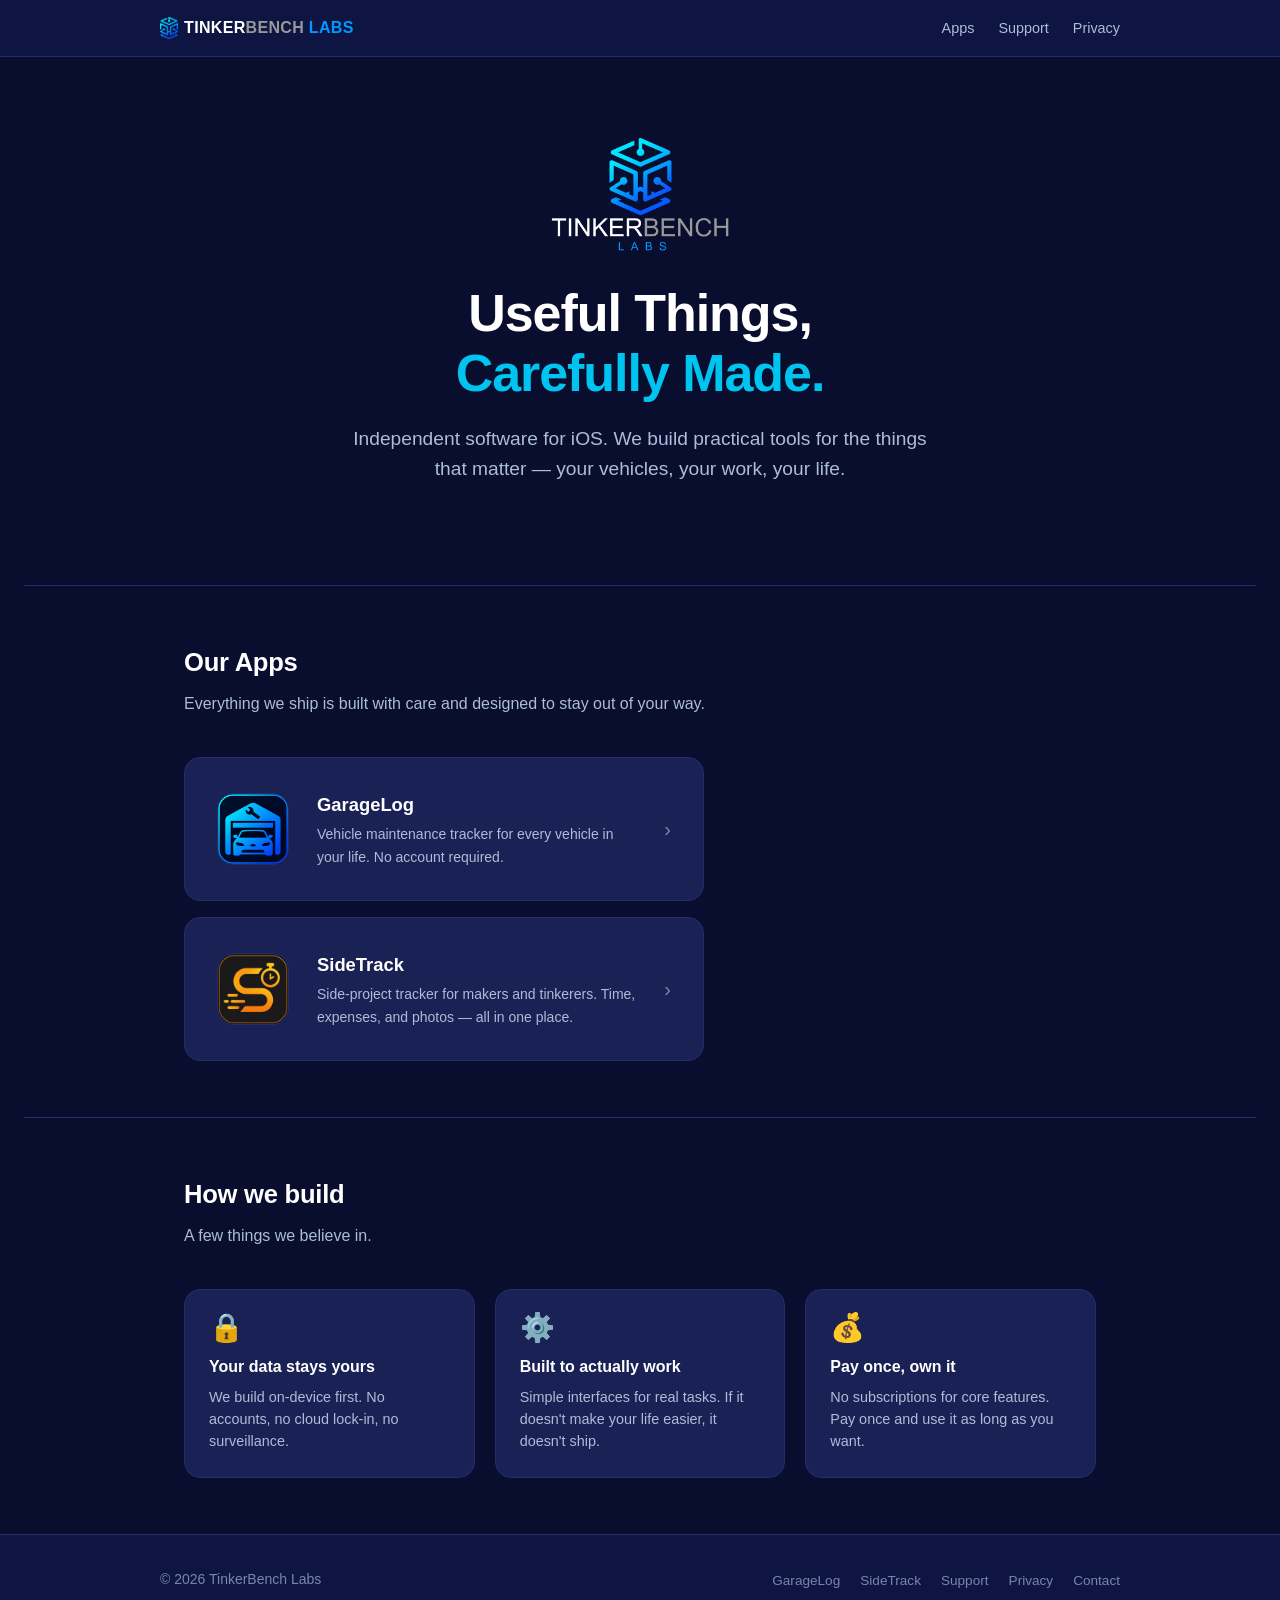
<file: index.html>
<!DOCTYPE html>
<html lang="en">
<head>
  <meta charset="UTF-8" />
  <meta name="viewport" content="width=device-width, initial-scale=1.0" />
  <title>TinkerBench Labs</title>
  <meta name="description" content="TinkerBench Labs — Useful Things, Carefully Made. Independent software for iOS." />
  <link rel="icon" type="image/x-icon" href="/favicon.ico" />
  <link rel="apple-touch-icon" href="/apple-touch-icon.png" />
  <link rel="stylesheet" href="assets/css/style.css" />
</head>
<body>

  <!-- Navigation -->
  <nav class="site-nav">
    <div class="nav-inner">
      <a href="index.html" class="nav-brand"><img src="assets/images/tb-icon.png" class="nav-brand-icon" alt="" /><span class="brand-tinker">TINKER</span><span class="brand-bench">BENCH</span> <span class="brand-labs">LABS</span></a>
      <ul class="nav-links">
        <li><a href="/">Apps</a></li>
        <li><a href="/support/">Support</a></li>
        <li><a href="/privacy/">Privacy</a></li>
      </ul>
    </div>
  </nav>

  <main class="page">

    <!-- Hero -->
    <div class="hero">
      <img src="assets/images/tb-logo.png" class="hero-tb-logo" alt="TinkerBench Labs" />
      <h1>Useful Things,<br /><span>Carefully Made.</span></h1>
      <p class="hero-sub">
        Independent software for iOS. We build practical tools for the
        things that matter — your vehicles, your work, your life.
      </p>
    </div>

    <hr class="divider" />

    <!-- Apps section -->
    <div class="section">
      <h2 class="section-title">Our Apps</h2>
      <p class="section-sub">Everything we ship is built with care and designed to stay out of your way.</p>

      <a href="garagelog/" class="app-card">
        <div class="app-card-icon"><img src="assets/images/app-icon.png" alt="GarageLog" /></div>
        <div class="app-card-info">
          <h3>GarageLog</h3>
          <p>Vehicle maintenance tracker for every vehicle in your life. No account required.</p>
        </div>
        <span class="app-card-arrow">›</span>
      </a>

      <a href="sidetrack/" class="app-card" style="margin-top: 1rem;">
        <div class="app-card-icon"><img src="assets/images/sidetrack-icon.png" alt="SideTrack" /></div>
        <div class="app-card-info">
          <h3>SideTrack</h3>
          <p>Side-project tracker for makers and tinkerers. Time, expenses, and photos — all in one place.</p>
        </div>
        <span class="app-card-arrow">›</span>
      </a>
    </div>

    <hr class="divider" />

    <!-- Values section -->
    <div class="section">
      <h2 class="section-title">How we build</h2>
      <p class="section-sub">A few things we believe in.</p>

      <div class="card-grid">
        <div class="card">
          <div class="card-icon">🔒</div>
          <h3>Your data stays yours</h3>
          <p>We build on-device first. No accounts, no cloud lock-in, no surveillance.</p>
        </div>
        <div class="card">
          <div class="card-icon">⚙️</div>
          <h3>Built to actually work</h3>
          <p>Simple interfaces for real tasks. If it doesn't make your life easier, it doesn't ship.</p>
        </div>
        <div class="card">
          <div class="card-icon">💰</div>
          <h3>Pay once, own it</h3>
          <p>No subscriptions for core features. Pay once and use it as long as you want.</p>
        </div>
      </div>
    </div>

  </main>

  <!-- Footer -->
  <footer class="site-footer">
    <div class="footer-inner">
      <span class="footer-brand">&copy; 2026 TinkerBench Labs</span>
      <ul class="footer-links">
        <li><a href="/garagelog/">GarageLog</a></li>
        <li><a href="/sidetrack/">SideTrack</a></li>
        <li><a href="/support/">Support</a></li>
        <li><a href="/privacy/">Privacy</a></li>
        <li><a href="mailto:support@tinkerbenchlabs.com">Contact</a></li>
      </ul>
    </div>
  </footer>

</body>
</html>
</file>
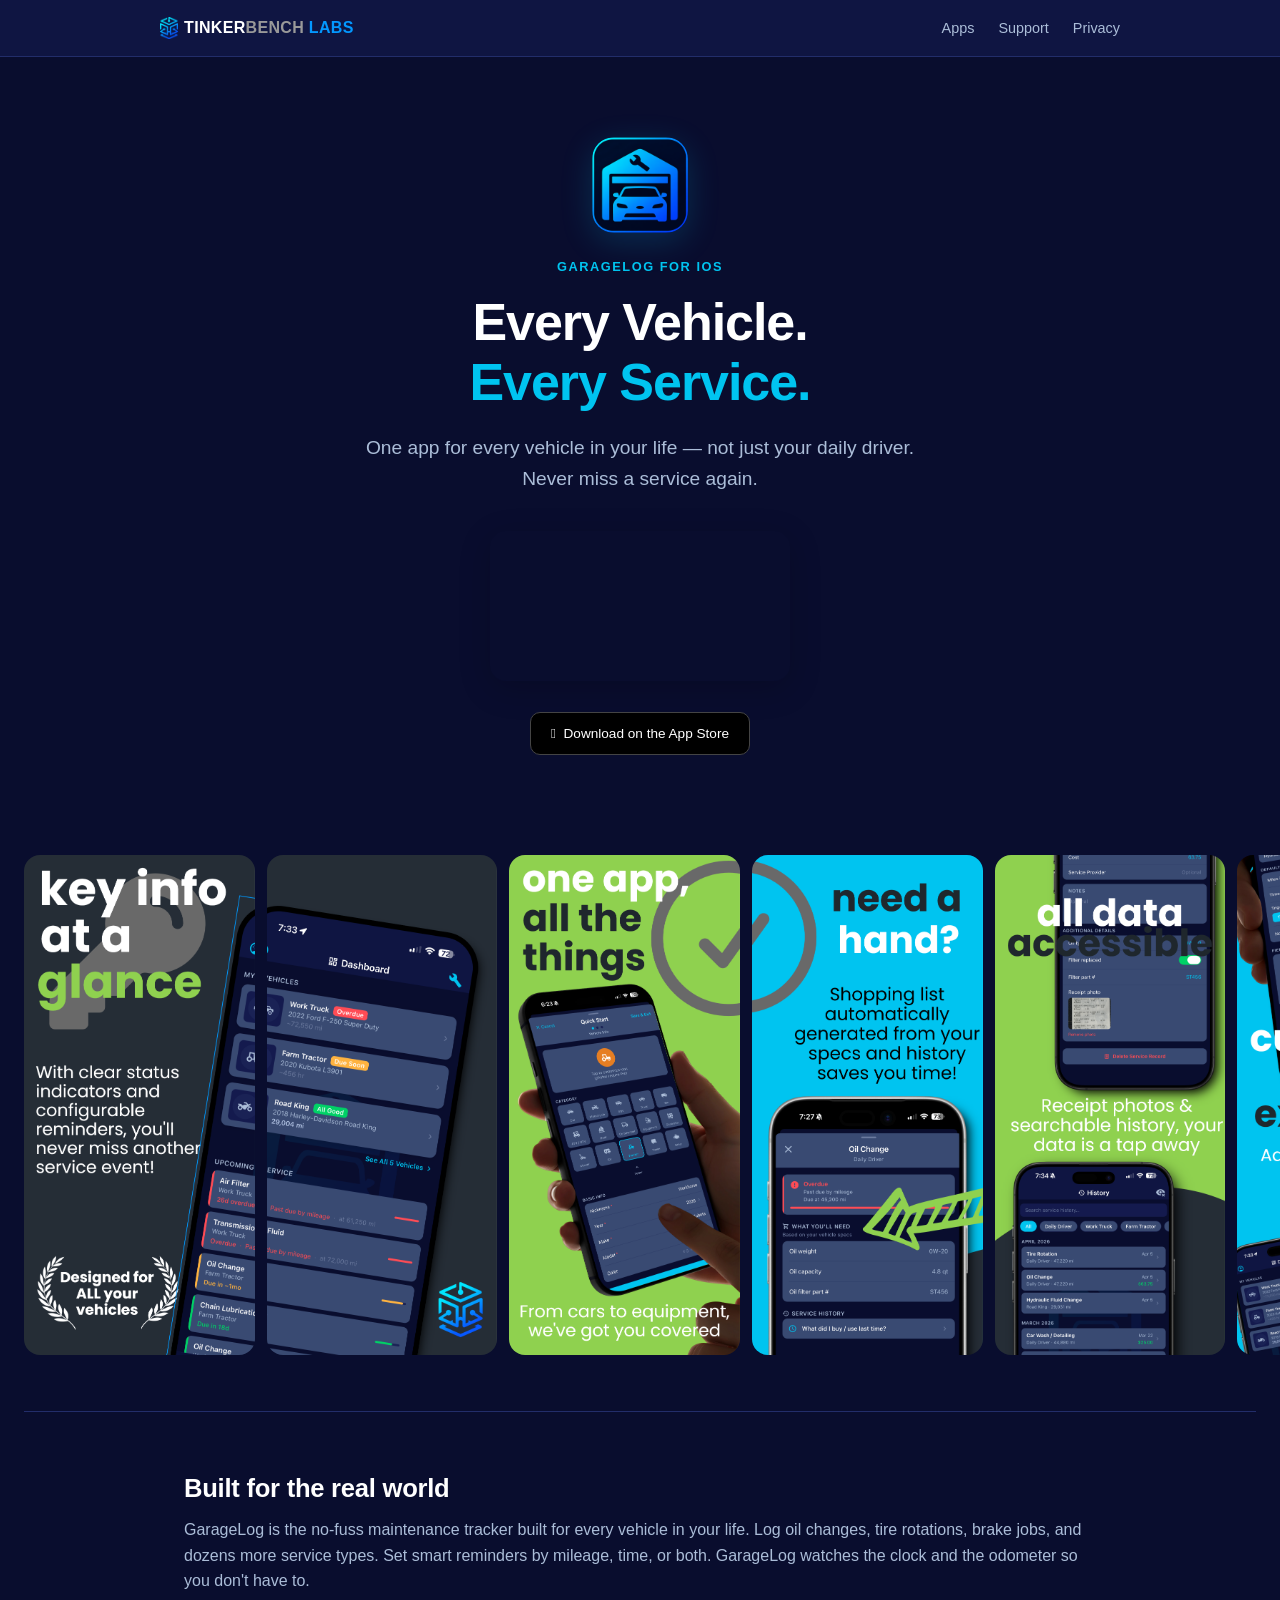
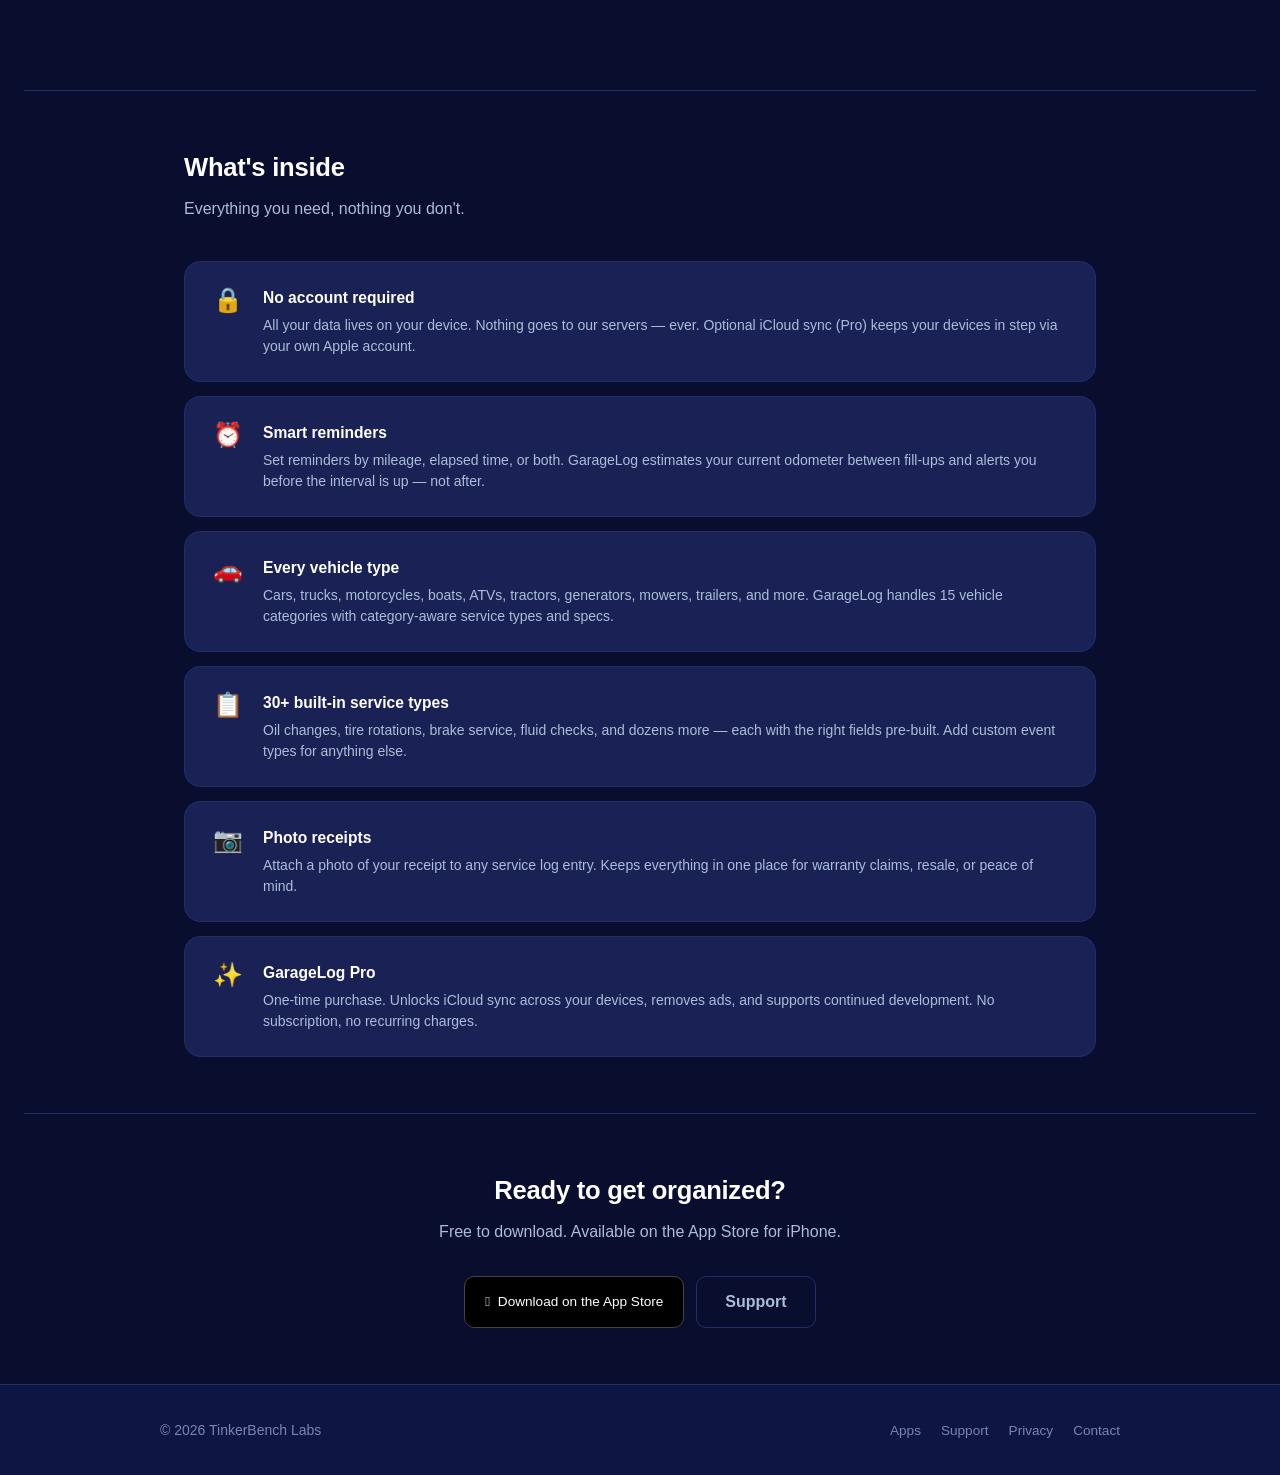
<file: garagelog/index.html>
<!DOCTYPE html>
<html lang="en">
<head>
  <meta charset="UTF-8" />
  <meta name="viewport" content="width=device-width, initial-scale=1.0" />
  <title>GarageLog — All Your Vehicles</title>
  <meta name="description" content="GarageLog is the no-fuss maintenance tracker built for every vehicle in your life. Log service events, set smart reminders, and never miss a service again." />
  <link rel="icon" type="image/x-icon" href="/favicon.ico" />
  <link rel="apple-touch-icon" href="/apple-touch-icon.png" />
  <link rel="stylesheet" href="../assets/css/style.css" />
</head>
<body>

  <!-- Navigation -->
  <nav class="site-nav">
    <div class="nav-inner">
      <a href="../index.html" class="nav-brand"><img src="../assets/images/tb-icon.png" class="nav-brand-icon" alt="" /><span class="brand-tinker">TINKER</span><span class="brand-bench">BENCH</span> <span class="brand-labs">LABS</span></a>
      <ul class="nav-links">
        <li><a href="/">Apps</a></li>
        <li><a href="/support/garagelog/">Support</a></li>
        <li><a href="/privacy/garagelog/">Privacy</a></li>
      </ul>
    </div>
  </nav>

  <main class="page">

    <!-- Hero -->
    <div class="hero">
      <img src="../assets/images/app-icon.png" class="hero-app-icon" alt="GarageLog" />
      <p class="hero-eyebrow">GarageLog for iOS</p>
      <h1>Every Vehicle.<br /><span>Every Service.</span></h1>
      <p class="hero-sub">
        One app for every vehicle in your life — not just your daily driver.
        Never miss a service again.
      </p>
      <a href="https://apps.apple.com/us/app/garagelog-all-your-vehicles/id6761268792" style="display:inline-block; margin-bottom:1.5rem;">
        <video
          src="../assets/videos/garagelog-preview.mp4"
          autoplay muted loop playsinline
          style="max-height:320px; border-radius:1rem; box-shadow:0 8px 32px rgba(0,0,0,0.18); display:block;"
        ></video>
      </a>
      <div class="btn-group">
        <a href="https://apps.apple.com/us/app/garagelog-all-your-vehicles/id6761268792" class="appstore-badge">
          &#xf8ff;&nbsp; Download on the App Store
        </a>
      </div>
    </div>

    <!-- Screenshots -->
    <div class="screenshots-strip-wrapper">
      <div class="screenshots-strip">
        <img src="../assets/images/screenshots/screenshot-1.png" alt="Key info at a glance — GarageLog dashboard" />
        <img src="../assets/images/screenshots/screenshot-2.png" alt="GarageLog dashboard with vehicle status badges" />
        <img src="../assets/images/screenshots/screenshot-3.png" alt="One app for all your vehicles — add a vehicle" />
        <img src="../assets/images/screenshots/screenshot-4.png" alt="Need a hand? Auto-generated shopping list from your specs" />
        <img src="../assets/images/screenshots/screenshot-5.png" alt="All data accessible — receipt photos and service history" />
        <img src="../assets/images/screenshots/screenshot-6.png" alt="Customize your experience — event types and themes" />
      </div>
    </div>

    <hr class="divider" />

    <!-- Description -->
    <div class="section">
      <h2 class="section-title">Built for the real world</h2>
      <p class="section-sub">
        GarageLog is the no-fuss maintenance tracker built for every vehicle in
        your life. Log oil changes, tire rotations, brake jobs, and dozens more
        service types. Set smart reminders by mileage, time, or both. GarageLog
        watches the clock and the odometer so you don't have to.
      </p>
    </div>

    <hr class="divider" />

    <!-- Features -->
    <div class="section">
      <h2 class="section-title">What's inside</h2>
      <p class="section-sub">Everything you need, nothing you don't.</p>

      <div class="feature-list">
        <div class="feature-card">
          <div class="feature-icon">🔒</div>
          <div class="feature-text">
            <h3>No account required</h3>
            <p>All your data lives on your device. Nothing goes to our servers — ever. Optional iCloud sync (Pro) keeps your devices in step via your own Apple account.</p>
          </div>
        </div>

        <div class="feature-card">
          <div class="feature-icon">⏰</div>
          <div class="feature-text">
            <h3>Smart reminders</h3>
            <p>Set reminders by mileage, elapsed time, or both. GarageLog estimates your current odometer between fill-ups and alerts you before the interval is up — not after.</p>
          </div>
        </div>

        <div class="feature-card">
          <div class="feature-icon">🚗</div>
          <div class="feature-text">
            <h3>Every vehicle type</h3>
            <p>Cars, trucks, motorcycles, boats, ATVs, tractors, generators, mowers, trailers, and more. GarageLog handles 15 vehicle categories with category-aware service types and specs.</p>
          </div>
        </div>

        <div class="feature-card">
          <div class="feature-icon">📋</div>
          <div class="feature-text">
            <h3>30+ built-in service types</h3>
            <p>Oil changes, tire rotations, brake service, fluid checks, and dozens more — each with the right fields pre-built. Add custom event types for anything else.</p>
          </div>
        </div>

        <div class="feature-card">
          <div class="feature-icon">📷</div>
          <div class="feature-text">
            <h3>Photo receipts</h3>
            <p>Attach a photo of your receipt to any service log entry. Keeps everything in one place for warranty claims, resale, or peace of mind.</p>
          </div>
        </div>

        <div class="feature-card">
          <div class="feature-icon">✨</div>
          <div class="feature-text">
            <h3>GarageLog Pro</h3>
            <p>One-time purchase. Unlocks iCloud sync across your devices, removes ads, and supports continued development. No subscription, no recurring charges.</p>
          </div>
        </div>
      </div>
    </div>

    <hr class="divider" />

    <!-- CTA -->
    <div class="section" style="text-align:center;">
      <h2 class="section-title">Ready to get organized?</h2>
      <p class="section-sub" style="margin: 0 auto 2rem;">Free to download. Available on the App Store for iPhone.</p>
      <div class="btn-group">
        <a href="https://apps.apple.com/us/app/garagelog-all-your-vehicles/id6761268792" class="appstore-badge">
          &#xf8ff;&nbsp; Download on the App Store
        </a>
        <a href="/support/garagelog/" class="btn btn-outline">Support</a>
      </div>
    </div>

  </main>

  <!-- Footer -->
  <footer class="site-footer">
    <div class="footer-inner">
      <span class="footer-brand">&copy; 2026 TinkerBench Labs</span>
      <ul class="footer-links">
        <li><a href="/">Apps</a></li>
        <li><a href="/support/garagelog/">Support</a></li>
        <li><a href="/privacy/garagelog/">Privacy</a></li>
        <li><a href="mailto:support@tinkerbenchlabs.com">Contact</a></li>
      </ul>
    </div>
  </footer>

</body>
</html>
</file>
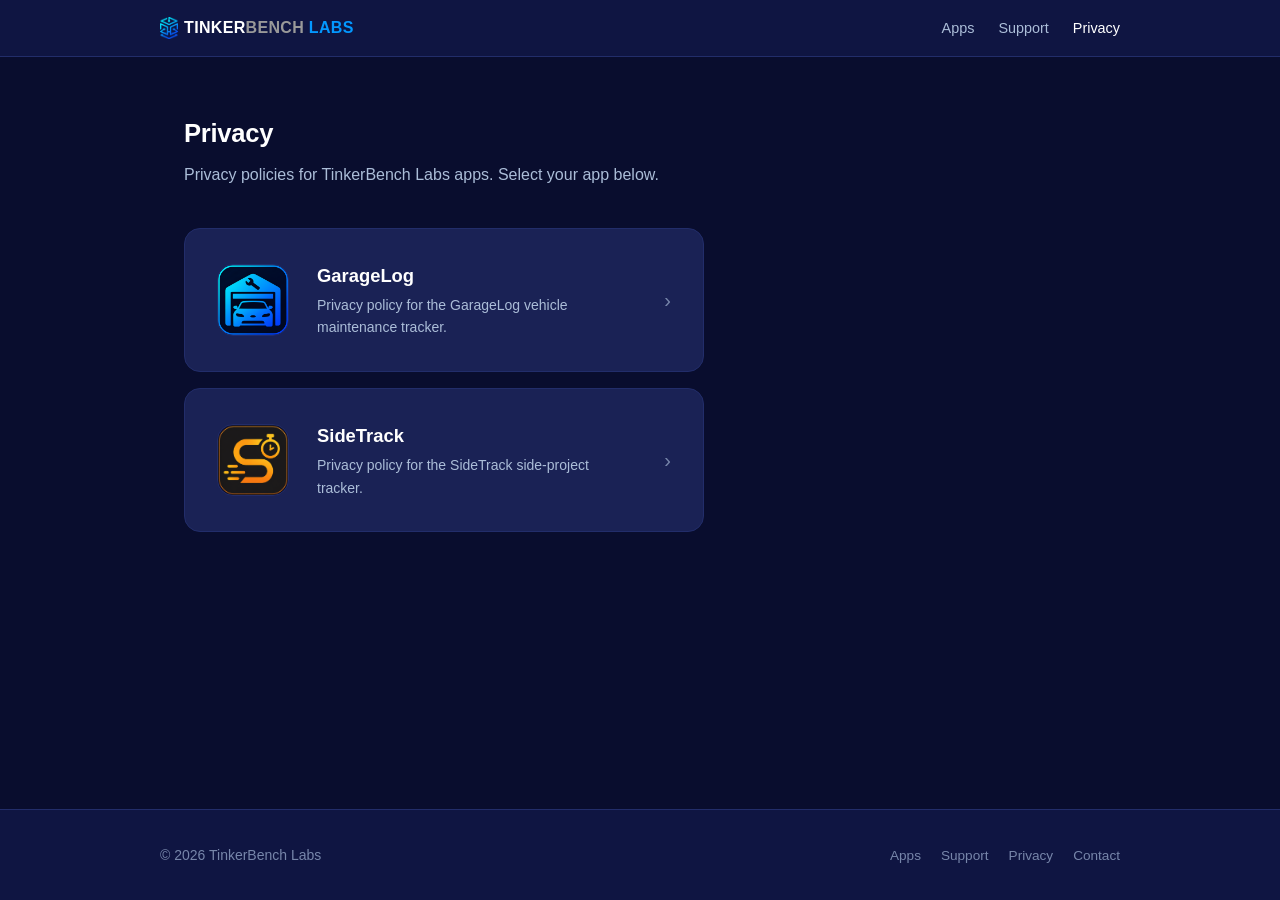
<file: privacy/index.html>
<!DOCTYPE html>
<html lang="en">
<head>
  <meta charset="UTF-8" />
  <meta name="viewport" content="width=device-width, initial-scale=1.0" />
  <title>Privacy — TinkerBench Labs</title>
  <meta name="description" content="Privacy policies for TinkerBench Labs apps." />
  <link rel="icon" type="image/x-icon" href="/favicon.ico" />
  <link rel="apple-touch-icon" href="/apple-touch-icon.png" />
  <link rel="stylesheet" href="../assets/css/style.css" />
</head>
<body>

  <!-- Navigation -->
  <nav class="site-nav">
    <div class="nav-inner">
      <a href="../index.html" class="nav-brand"><img src="../assets/images/tb-icon.png" class="nav-brand-icon" alt="" /><span class="brand-tinker">TINKER</span><span class="brand-bench">BENCH</span> <span class="brand-labs">LABS</span></a>
      <ul class="nav-links">
        <li><a href="/">Apps</a></li>
        <li><a href="/support/">Support</a></li>
        <li><a href="/privacy/" class="active">Privacy</a></li>
      </ul>
    </div>
  </nav>

  <main class="page">
    <div class="section">
      <h1 class="section-title">Privacy</h1>
      <p class="section-sub">Privacy policies for TinkerBench Labs apps. Select your app below.</p>

      <a href="/privacy/garagelog/" class="app-card">
        <div class="app-card-icon"><img src="../assets/images/app-icon.png" alt="GarageLog" /></div>
        <div class="app-card-info">
          <h3>GarageLog</h3>
          <p>Privacy policy for the GarageLog vehicle maintenance tracker.</p>
        </div>
        <span class="app-card-arrow">›</span>
      </a>

      <a href="/privacy/sidetrack/" class="app-card" style="margin-top: 1rem;">
        <div class="app-card-icon"><img src="../assets/images/sidetrack-icon.png" alt="SideTrack" /></div>
        <div class="app-card-info">
          <h3>SideTrack</h3>
          <p>Privacy policy for the SideTrack side-project tracker.</p>
        </div>
        <span class="app-card-arrow">›</span>
      </a>
    </div>
  </main>

  <!-- Footer -->
  <footer class="site-footer">
    <div class="footer-inner">
      <span class="footer-brand">&copy; 2026 TinkerBench Labs</span>
      <ul class="footer-links">
        <li><a href="/">Apps</a></li>
        <li><a href="/support/">Support</a></li>
        <li><a href="/privacy/">Privacy</a></li>
        <li><a href="mailto:support@tinkerbenchlabs.com">Contact</a></li>
      </ul>
    </div>
  </footer>

</body>
</html>
</file>
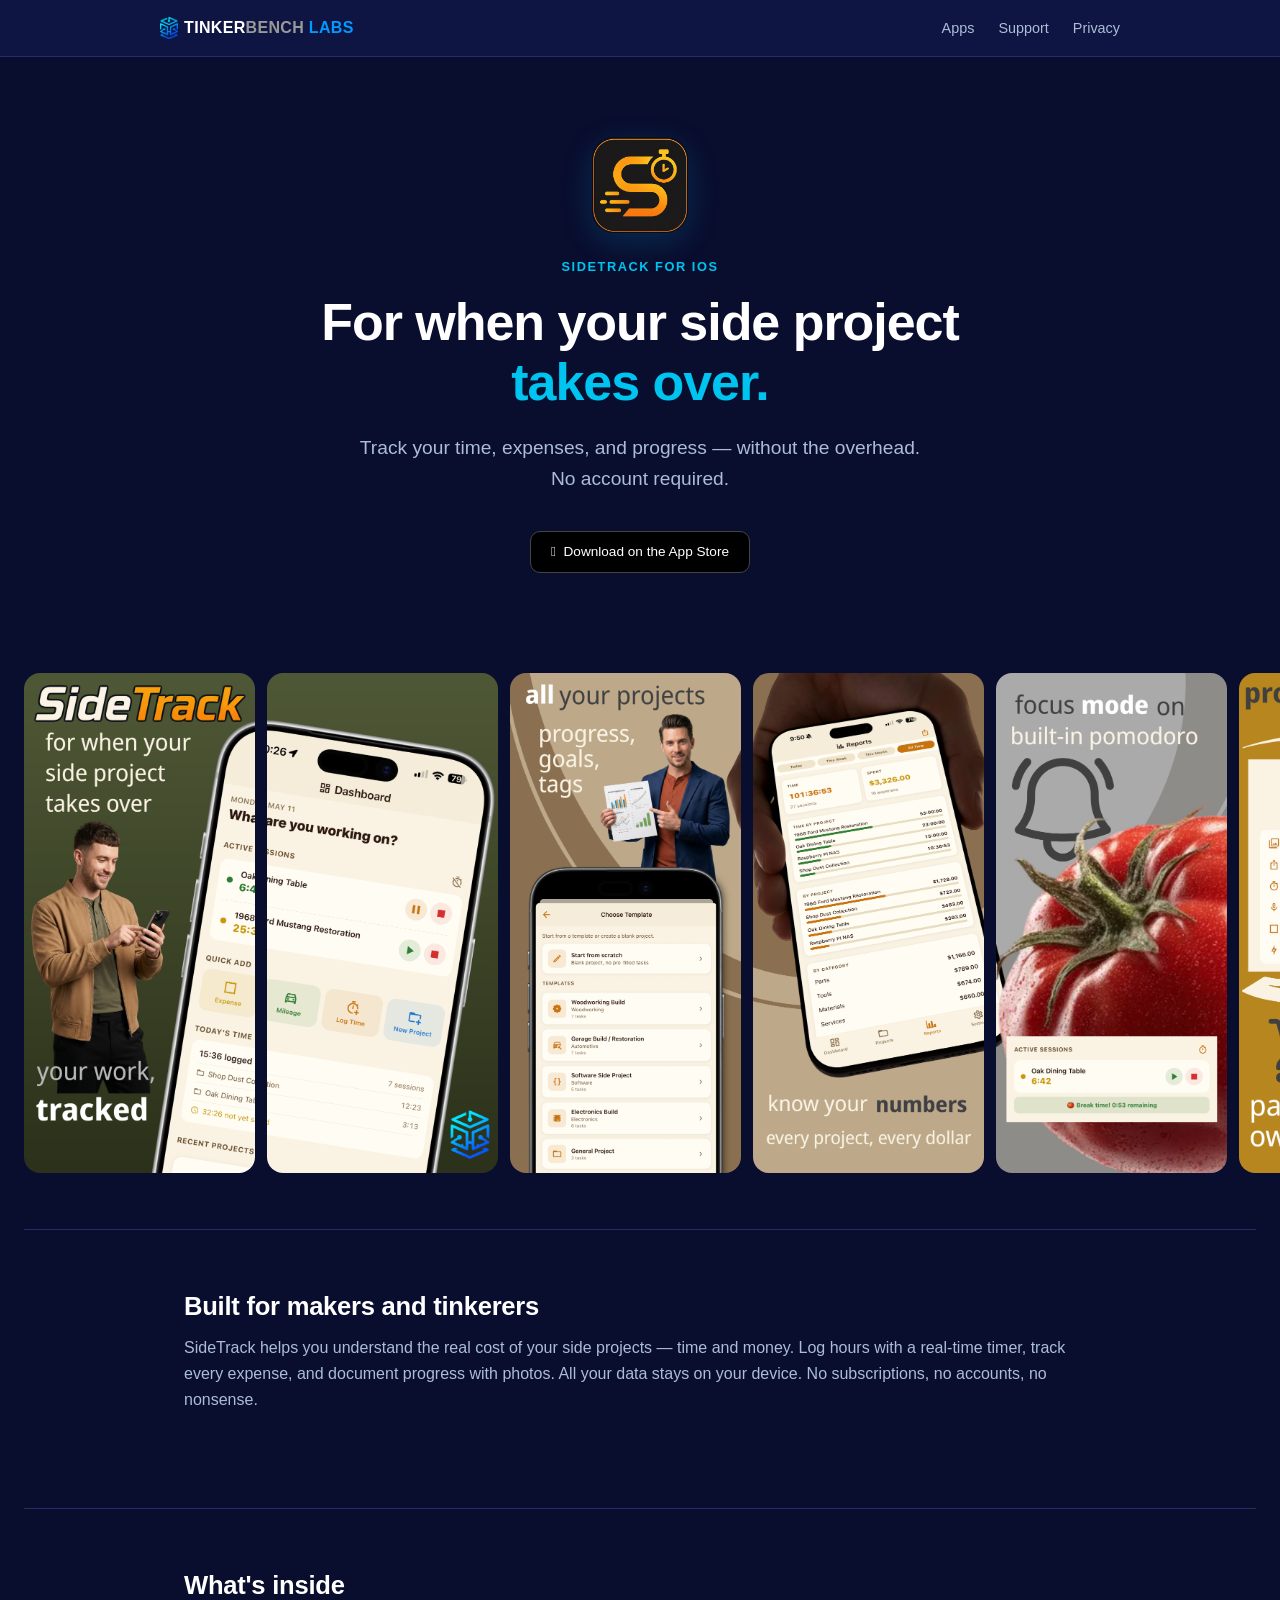
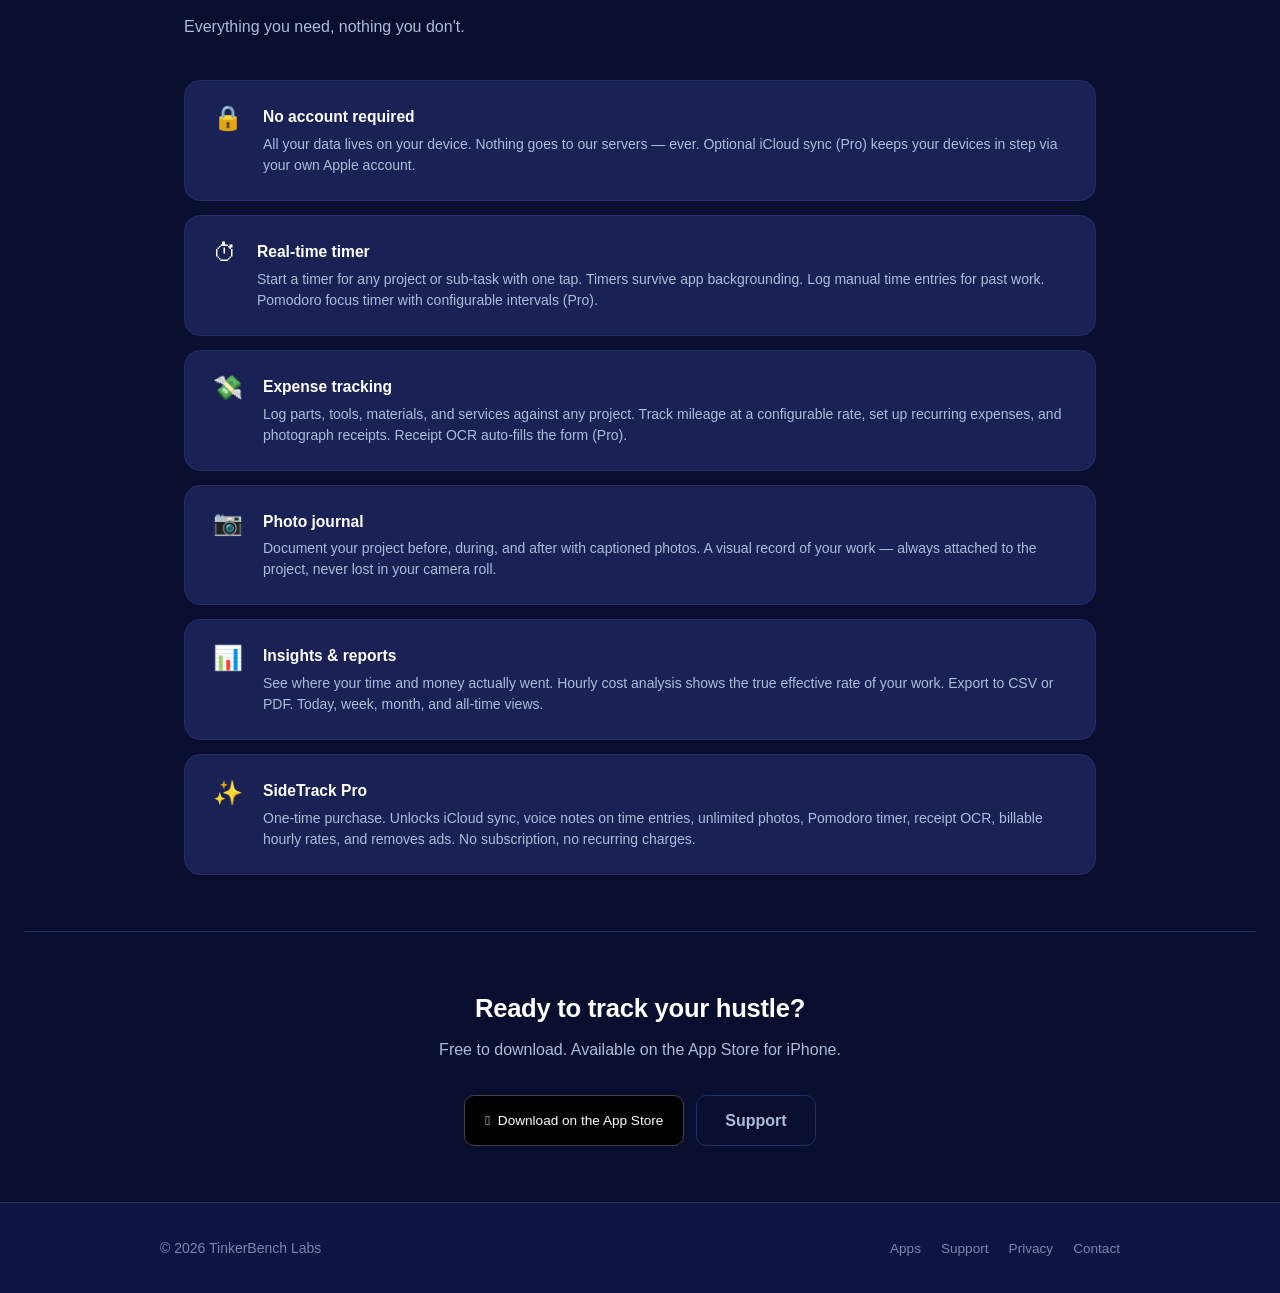
<file: sidetrack/index.html>
<!DOCTYPE html>
<html lang="en">
<head>
  <meta charset="UTF-8" />
  <meta name="viewport" content="width=device-width, initial-scale=1.0" />
  <title>SideTrack — For When Your Side Project Takes Over</title>
  <meta name="description" content="SideTrack is the side-project tracker for makers and tinkerers. Log time, track expenses, and document progress — no account required." />
  <link rel="icon" type="image/x-icon" href="/favicon.ico" />
  <link rel="apple-touch-icon" href="/apple-touch-icon.png" />
  <link rel="stylesheet" href="../assets/css/style.css" />
</head>
<body>

  <!-- Navigation -->
  <nav class="site-nav">
    <div class="nav-inner">
      <a href="/" class="nav-brand"><img src="../assets/images/tb-icon.png" class="nav-brand-icon" alt="" /><span class="brand-tinker">TINKER</span><span class="brand-bench">BENCH</span> <span class="brand-labs">LABS</span></a>
      <ul class="nav-links">
        <li><a href="/">Apps</a></li>
        <li><a href="/support/sidetrack/">Support</a></li>
        <li><a href="/privacy/sidetrack/">Privacy</a></li>
      </ul>
    </div>
  </nav>

  <main class="page">

    <!-- Hero -->
    <div class="hero">
      <img src="../assets/images/sidetrack-icon.png" class="hero-app-icon" alt="SideTrack" />
      <p class="hero-eyebrow">SideTrack for iOS</p>
      <h1>For when your side project<br /><span>takes over.</span></h1>
      <p class="hero-sub">
        Track your time, expenses, and progress — without the overhead.
        No account required.
      </p>
      <div class="btn-group" style="margin-top: 1.5rem;">
        <a href="https://apps.apple.com/us/app/sidetrack-track-every-hustle/id6767847833" class="appstore-badge">
          &#xf8ff;&nbsp; Download on the App Store
        </a>
      </div>
    </div>

    <!-- Screenshots -->
    <div class="screenshots-strip-wrapper">
      <div class="screenshots-strip">
        <img src="../assets/images/screenshots/sidetrack/image1.png" alt="SideTrack — project overview" />
        <img src="../assets/images/screenshots/sidetrack/image2.png" alt="SideTrack — time tracking" />
        <img src="../assets/images/screenshots/sidetrack/image3.png" alt="SideTrack — expense log" />
        <img src="../assets/images/screenshots/sidetrack/image4.png" alt="SideTrack — photo journal" />
        <img src="../assets/images/screenshots/sidetrack/image5.png" alt="SideTrack — insights & reports" />
        <img src="../assets/images/screenshots/sidetrack/image6.png" alt="SideTrack — SideTrack Pro" />
      </div>
    </div>

    <hr class="divider" />

    <!-- Description -->
    <div class="section">
      <h2 class="section-title">Built for makers and tinkerers</h2>
      <p class="section-sub">
        SideTrack helps you understand the real cost of your side projects — time and money.
        Log hours with a real-time timer, track every expense, and document progress with photos.
        All your data stays on your device. No subscriptions, no accounts, no nonsense.
      </p>
    </div>

    <hr class="divider" />

    <!-- Features -->
    <div class="section">
      <h2 class="section-title">What's inside</h2>
      <p class="section-sub">Everything you need, nothing you don't.</p>

      <div class="feature-list">
        <div class="feature-card">
          <div class="feature-icon">🔒</div>
          <div class="feature-text">
            <h3>No account required</h3>
            <p>All your data lives on your device. Nothing goes to our servers — ever. Optional iCloud sync (Pro) keeps your devices in step via your own Apple account.</p>
          </div>
        </div>

        <div class="feature-card">
          <div class="feature-icon">⏱</div>
          <div class="feature-text">
            <h3>Real-time timer</h3>
            <p>Start a timer for any project or sub-task with one tap. Timers survive app backgrounding. Log manual time entries for past work. Pomodoro focus timer with configurable intervals (Pro).</p>
          </div>
        </div>

        <div class="feature-card">
          <div class="feature-icon">💸</div>
          <div class="feature-text">
            <h3>Expense tracking</h3>
            <p>Log parts, tools, materials, and services against any project. Track mileage at a configurable rate, set up recurring expenses, and photograph receipts. Receipt OCR auto-fills the form (Pro).</p>
          </div>
        </div>

        <div class="feature-card">
          <div class="feature-icon">📷</div>
          <div class="feature-text">
            <h3>Photo journal</h3>
            <p>Document your project before, during, and after with captioned photos. A visual record of your work — always attached to the project, never lost in your camera roll.</p>
          </div>
        </div>

        <div class="feature-card">
          <div class="feature-icon">📊</div>
          <div class="feature-text">
            <h3>Insights &amp; reports</h3>
            <p>See where your time and money actually went. Hourly cost analysis shows the true effective rate of your work. Export to CSV or PDF. Today, week, month, and all-time views.</p>
          </div>
        </div>

        <div class="feature-card">
          <div class="feature-icon">✨</div>
          <div class="feature-text">
            <h3>SideTrack Pro</h3>
            <p>One-time purchase. Unlocks iCloud sync, voice notes on time entries, unlimited photos, Pomodoro timer, receipt OCR, billable hourly rates, and removes ads. No subscription, no recurring charges.</p>
          </div>
        </div>
      </div>
    </div>

    <hr class="divider" />

    <!-- CTA -->
    <div class="section" style="text-align:center;">
      <h2 class="section-title">Ready to track your hustle?</h2>
      <p class="section-sub" style="margin: 0 auto 2rem;">Free to download. Available on the App Store for iPhone.</p>
      <div class="btn-group">
        <a href="https://apps.apple.com/us/app/sidetrack-track-every-hustle/id6767847833" class="appstore-badge">
          &#xf8ff;&nbsp; Download on the App Store
        </a>
        <a href="/support/sidetrack/" class="btn btn-outline">Support</a>
      </div>
    </div>

  </main>

  <!-- Footer -->
  <footer class="site-footer">
    <div class="footer-inner">
      <span class="footer-brand">&copy; 2026 TinkerBench Labs</span>
      <ul class="footer-links">
        <li><a href="/">Apps</a></li>
        <li><a href="/support/sidetrack/">Support</a></li>
        <li><a href="/privacy/sidetrack/">Privacy</a></li>
        <li><a href="mailto:support@tinkerbenchlabs.com">Contact</a></li>
      </ul>
    </div>
  </footer>

</body>
</html>
</file>
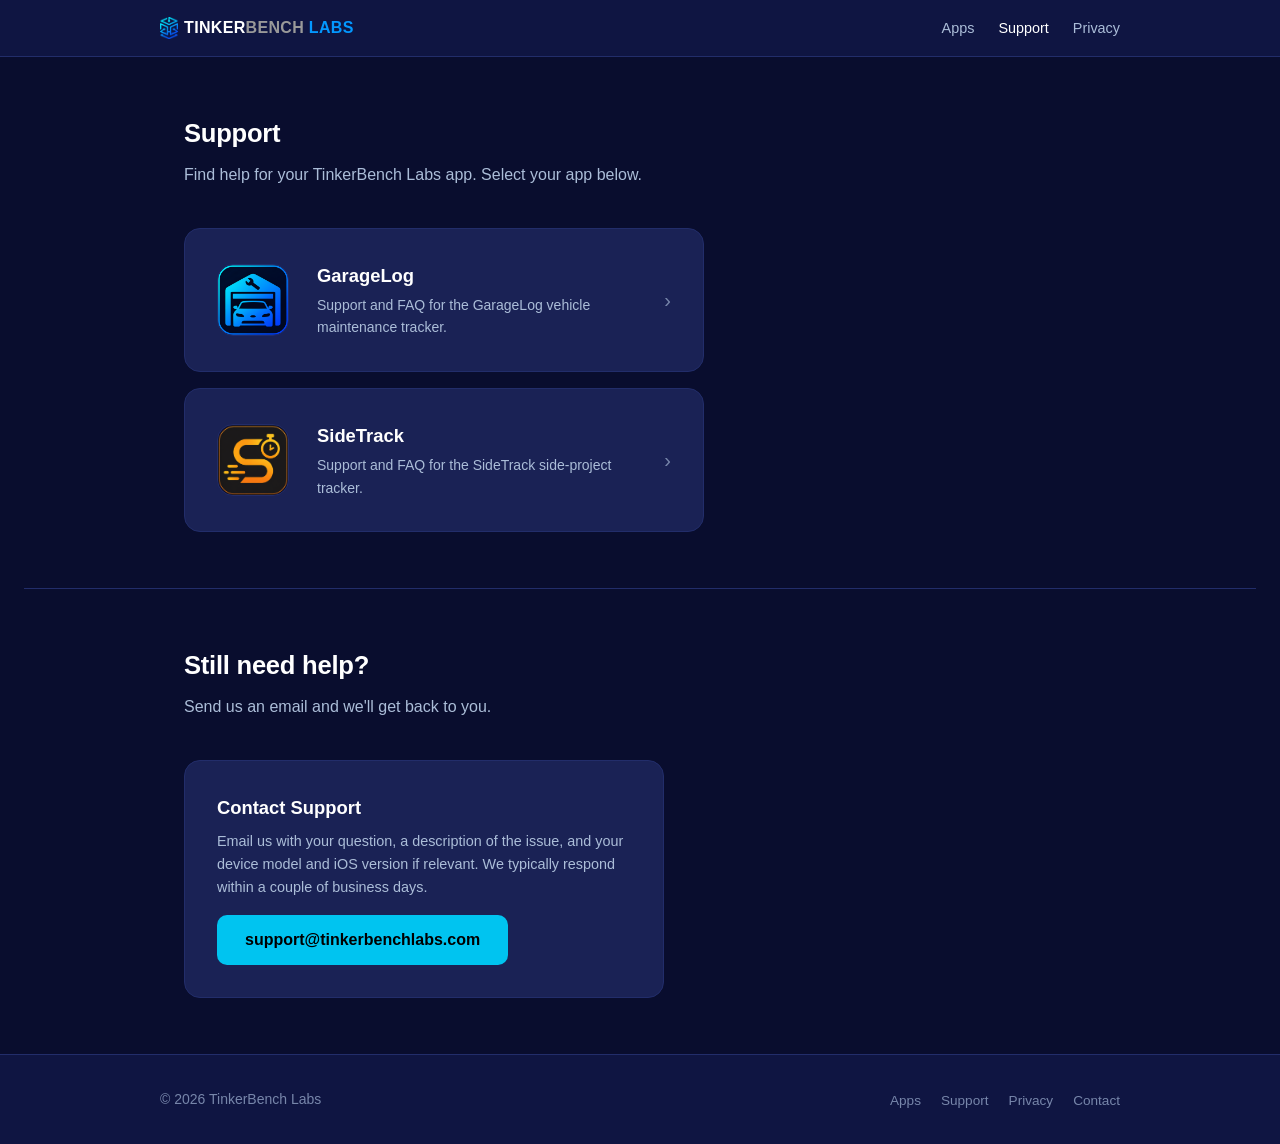
<file: support/index.html>
<!DOCTYPE html>
<html lang="en">
<head>
  <meta charset="UTF-8" />
  <meta name="viewport" content="width=device-width, initial-scale=1.0" />
  <title>Support — TinkerBench Labs</title>
  <meta name="description" content="Support for TinkerBench Labs apps." />
  <link rel="icon" type="image/x-icon" href="/favicon.ico" />
  <link rel="apple-touch-icon" href="/apple-touch-icon.png" />
  <link rel="stylesheet" href="../assets/css/style.css" />
</head>
<body>

  <!-- Navigation -->
  <nav class="site-nav">
    <div class="nav-inner">
      <a href="../index.html" class="nav-brand"><img src="../assets/images/tb-icon.png" class="nav-brand-icon" alt="" /><span class="brand-tinker">TINKER</span><span class="brand-bench">BENCH</span> <span class="brand-labs">LABS</span></a>
      <ul class="nav-links">
        <li><a href="/">Apps</a></li>
        <li><a href="/support/" class="active">Support</a></li>
        <li><a href="/privacy/">Privacy</a></li>
      </ul>
    </div>
  </nav>

  <main class="page">
    <div class="section">
      <h1 class="section-title">Support</h1>
      <p class="section-sub">Find help for your TinkerBench Labs app. Select your app below.</p>

      <a href="/support/garagelog/" class="app-card">
        <div class="app-card-icon"><img src="../assets/images/app-icon.png" alt="GarageLog" /></div>
        <div class="app-card-info">
          <h3>GarageLog</h3>
          <p>Support and FAQ for the GarageLog vehicle maintenance tracker.</p>
        </div>
        <span class="app-card-arrow">›</span>
      </a>

      <a href="/support/sidetrack/" class="app-card" style="margin-top: 1rem;">
        <div class="app-card-icon"><img src="../assets/images/sidetrack-icon.png" alt="SideTrack" /></div>
        <div class="app-card-info">
          <h3>SideTrack</h3>
          <p>Support and FAQ for the SideTrack side-project tracker.</p>
        </div>
        <span class="app-card-arrow">›</span>
      </a>
    </div>

    <hr class="divider" />

    <div class="section">
      <h2 class="section-title">Still need help?</h2>
      <p class="section-sub">Send us an email and we'll get back to you.</p>

      <div class="contact-block">
        <h2>Contact Support</h2>
        <p>Email us with your question, a description of the issue, and your device model and iOS version if relevant. We typically respond within a couple of business days.</p>
        <a href="mailto:support@tinkerbenchlabs.com" class="btn btn-primary">support@tinkerbenchlabs.com</a>
      </div>
    </div>

  </main>

  <!-- Footer -->
  <footer class="site-footer">
    <div class="footer-inner">
      <span class="footer-brand">&copy; 2026 TinkerBench Labs</span>
      <ul class="footer-links">
        <li><a href="/">Apps</a></li>
        <li><a href="/support/">Support</a></li>
        <li><a href="/privacy/">Privacy</a></li>
        <li><a href="mailto:support@tinkerbenchlabs.com">Contact</a></li>
      </ul>
    </div>
  </footer>

</body>
</html>
</file>
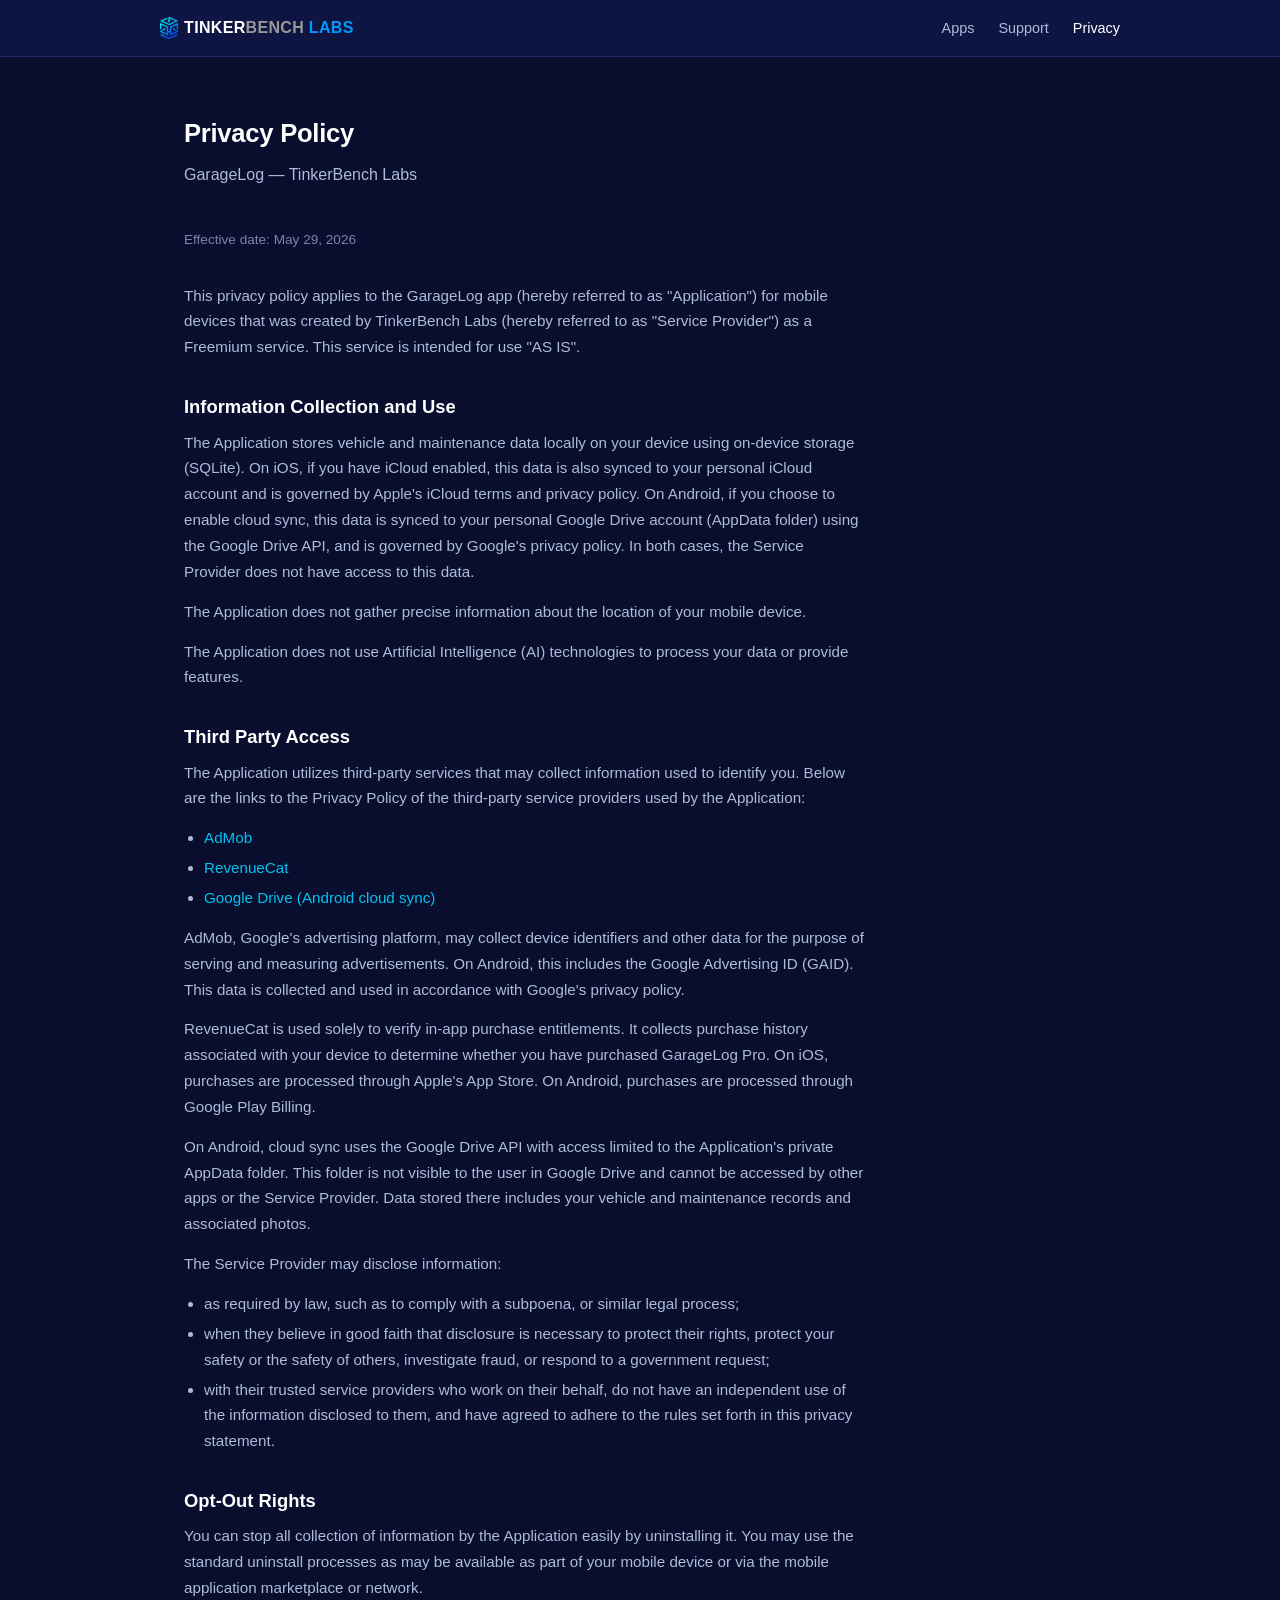
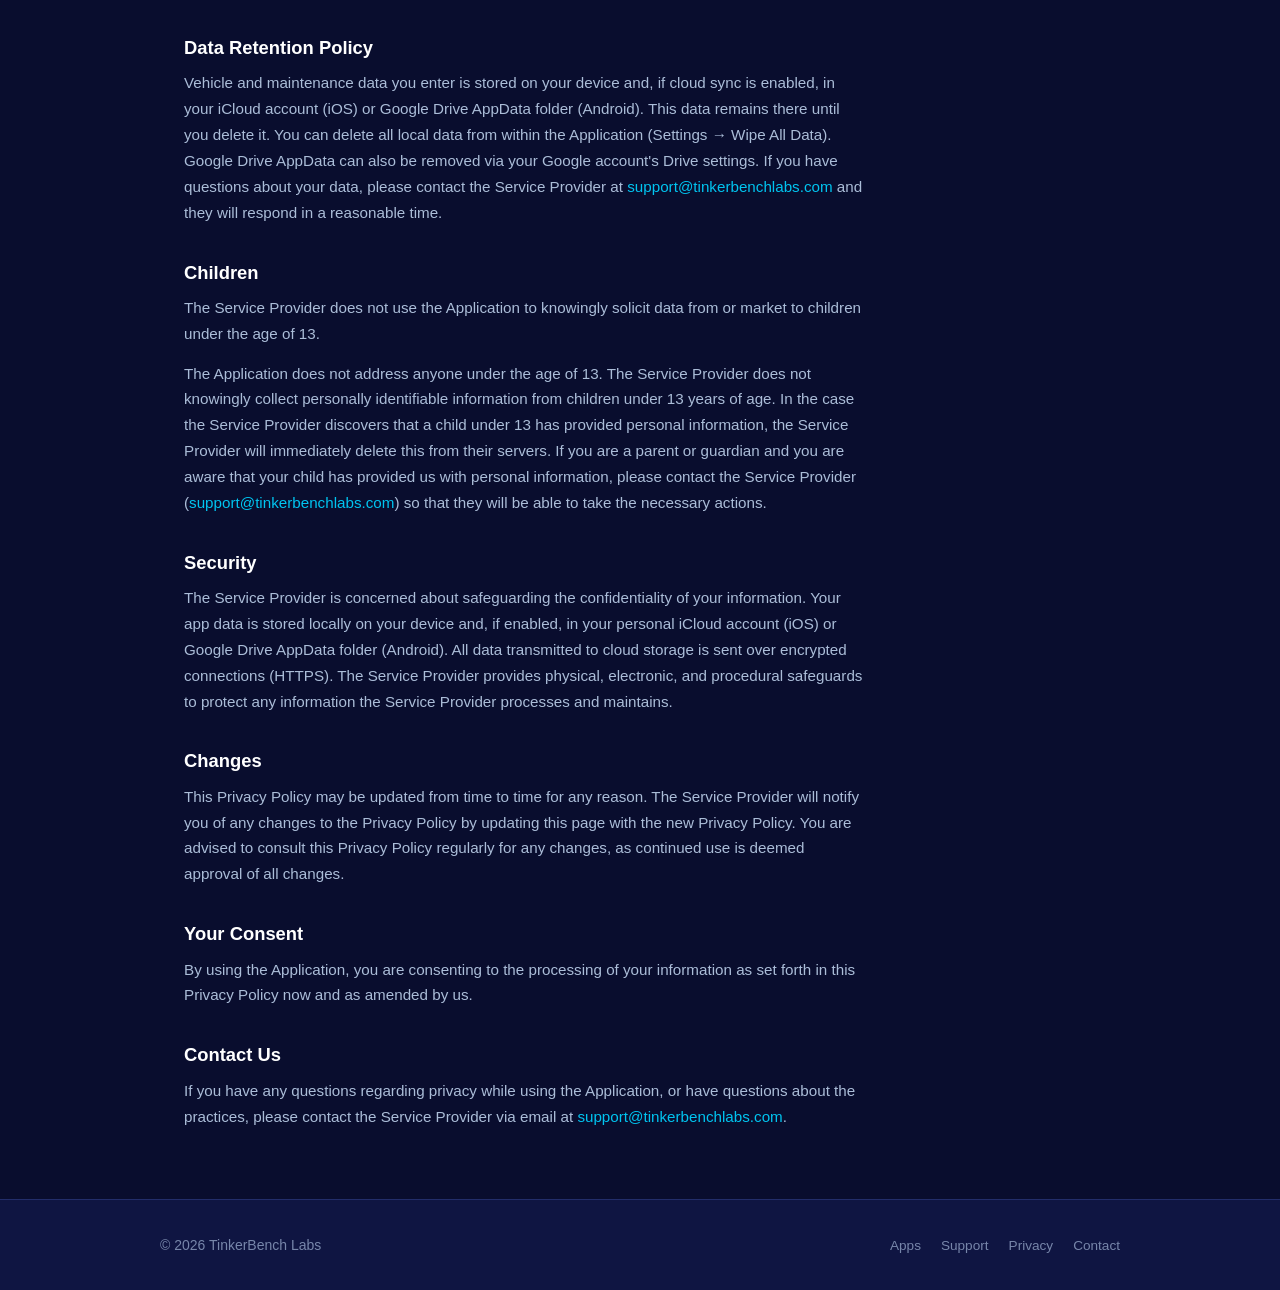
<file: privacy/garagelog/index.html>
<!DOCTYPE html>
<html lang="en">
<head>
  <meta charset="UTF-8" />
  <meta name="viewport" content="width=device-width, initial-scale=1.0" />
  <title>Privacy Policy — GarageLog</title>
  <meta name="description" content="Privacy policy for the GarageLog app by TinkerBench Labs." />
  <link rel="icon" type="image/x-icon" href="/favicon.ico" />
  <link rel="apple-touch-icon" href="/apple-touch-icon.png" />
  <link rel="stylesheet" href="../../assets/css/style.css" />
</head>
<body>

  <!-- Navigation -->
  <nav class="site-nav">
    <div class="nav-inner">
      <a href="/" class="nav-brand"><img src="../../assets/images/tb-icon.png" class="nav-brand-icon" alt="" /><span class="brand-tinker">TINKER</span><span class="brand-bench">BENCH</span> <span class="brand-labs">LABS</span></a>
      <ul class="nav-links">
        <li><a href="/">Apps</a></li>
        <li><a href="/support/garagelog/">Support</a></li>
        <li><a href="/privacy/" class="active">Privacy</a></li>
      </ul>
    </div>
  </nav>

  <main class="page">
    <div class="section">
      <h1 class="section-title">Privacy Policy</h1>
      <p class="section-sub">GarageLog &mdash; TinkerBench Labs</p>

      <div class="prose">
        <p class="effective-date">Effective date: May 29, 2026</p>

        <p>This privacy policy applies to the GarageLog app (hereby referred to as "Application") for mobile devices that was created by TinkerBench Labs (hereby referred to as "Service Provider") as a Freemium service. This service is intended for use "AS IS".</p>

        <h2>Information Collection and Use</h2>
        <p>The Application stores vehicle and maintenance data locally on your device using on-device storage (SQLite). On iOS, if you have iCloud enabled, this data is also synced to your personal iCloud account and is governed by Apple's iCloud terms and privacy policy. On Android, if you choose to enable cloud sync, this data is synced to your personal Google Drive account (AppData folder) using the Google Drive API, and is governed by Google's privacy policy. In both cases, the Service Provider does not have access to this data.</p>
        <p>The Application does not gather precise information about the location of your mobile device.</p>
        <p>The Application does not use Artificial Intelligence (AI) technologies to process your data or provide features.</p>

        <h2>Third Party Access</h2>
        <p>The Application utilizes third-party services that may collect information used to identify you. Below are the links to the Privacy Policy of the third-party service providers used by the Application:</p>
        <ul>
          <li><a href="https://support.google.com/admob/answer/6128543?hl=en" target="_blank" rel="noopener">AdMob</a></li>
          <li><a href="https://www.revenuecat.com/privacy" target="_blank" rel="noopener">RevenueCat</a></li>
          <li><a href="https://policies.google.com/privacy" target="_blank" rel="noopener">Google Drive (Android cloud sync)</a></li>
        </ul>
        <p>AdMob, Google's advertising platform, may collect device identifiers and other data for the purpose of serving and measuring advertisements. On Android, this includes the Google Advertising ID (GAID). This data is collected and used in accordance with Google's privacy policy.</p>
        <p>RevenueCat is used solely to verify in-app purchase entitlements. It collects purchase history associated with your device to determine whether you have purchased GarageLog Pro. On iOS, purchases are processed through Apple's App Store. On Android, purchases are processed through Google Play Billing.</p>
        <p>On Android, cloud sync uses the Google Drive API with access limited to the Application's private AppData folder. This folder is not visible to the user in Google Drive and cannot be accessed by other apps or the Service Provider. Data stored there includes your vehicle and maintenance records and associated photos.</p>
        <p>The Service Provider may disclose information:</p>
        <ul>
          <li>as required by law, such as to comply with a subpoena, or similar legal process;</li>
          <li>when they believe in good faith that disclosure is necessary to protect their rights, protect your safety or the safety of others, investigate fraud, or respond to a government request;</li>
          <li>with their trusted service providers who work on their behalf, do not have an independent use of the information disclosed to them, and have agreed to adhere to the rules set forth in this privacy statement.</li>
        </ul>

        <h2>Opt-Out Rights</h2>
        <p>You can stop all collection of information by the Application easily by uninstalling it. You may use the standard uninstall processes as may be available as part of your mobile device or via the mobile application marketplace or network.</p>

        <h2>Data Retention Policy</h2>
        <p>Vehicle and maintenance data you enter is stored on your device and, if cloud sync is enabled, in your iCloud account (iOS) or Google Drive AppData folder (Android). This data remains there until you delete it. You can delete all local data from within the Application (Settings → Wipe All Data). Google Drive AppData can also be removed via your Google account's Drive settings. If you have questions about your data, please contact the Service Provider at <a href="mailto:support@tinkerbenchlabs.com">support@tinkerbenchlabs.com</a> and they will respond in a reasonable time.</p>

        <h2>Children</h2>
        <p>The Service Provider does not use the Application to knowingly solicit data from or market to children under the age of 13.</p>
        <p>The Application does not address anyone under the age of 13. The Service Provider does not knowingly collect personally identifiable information from children under 13 years of age. In the case the Service Provider discovers that a child under 13 has provided personal information, the Service Provider will immediately delete this from their servers. If you are a parent or guardian and you are aware that your child has provided us with personal information, please contact the Service Provider (<a href="mailto:support@tinkerbenchlabs.com">support@tinkerbenchlabs.com</a>) so that they will be able to take the necessary actions.</p>

        <h2>Security</h2>
        <p>The Service Provider is concerned about safeguarding the confidentiality of your information. Your app data is stored locally on your device and, if enabled, in your personal iCloud account (iOS) or Google Drive AppData folder (Android). All data transmitted to cloud storage is sent over encrypted connections (HTTPS). The Service Provider provides physical, electronic, and procedural safeguards to protect any information the Service Provider processes and maintains.</p>

        <h2>Changes</h2>
        <p>This Privacy Policy may be updated from time to time for any reason. The Service Provider will notify you of any changes to the Privacy Policy by updating this page with the new Privacy Policy. You are advised to consult this Privacy Policy regularly for any changes, as continued use is deemed approval of all changes.</p>

        <h2>Your Consent</h2>
        <p>By using the Application, you are consenting to the processing of your information as set forth in this Privacy Policy now and as amended by us.</p>

        <h2>Contact Us</h2>
        <p>If you have any questions regarding privacy while using the Application, or have questions about the practices, please contact the Service Provider via email at <a href="mailto:support@tinkerbenchlabs.com">support@tinkerbenchlabs.com</a>.</p>
      </div>
    </div>
  </main>

  <!-- Footer -->
  <footer class="site-footer">
    <div class="footer-inner">
      <span class="footer-brand">&copy; 2026 TinkerBench Labs</span>
      <ul class="footer-links">
        <li><a href="/">Apps</a></li>
        <li><a href="/support/garagelog/">Support</a></li>
        <li><a href="/privacy/">Privacy</a></li>
        <li><a href="mailto:support@tinkerbenchlabs.com">Contact</a></li>
      </ul>
    </div>
  </footer>

</body>
</html>
</file>
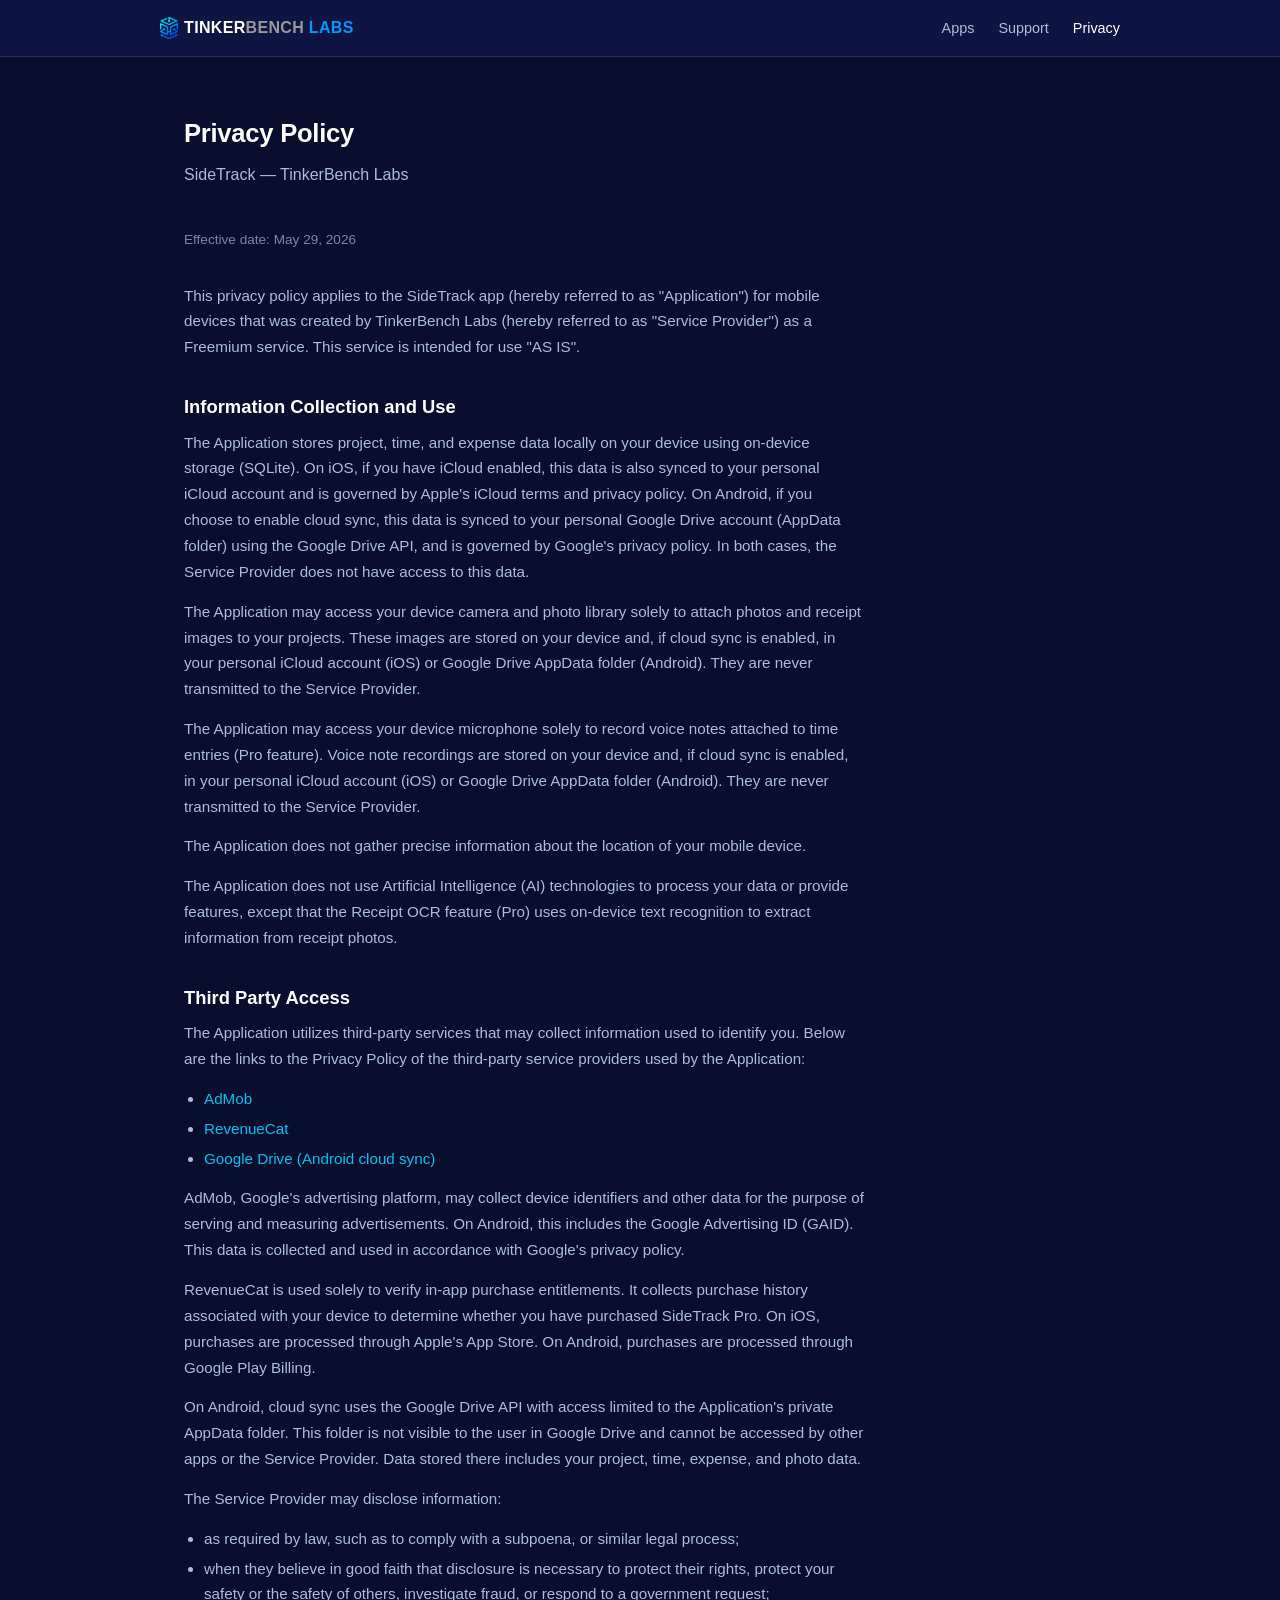
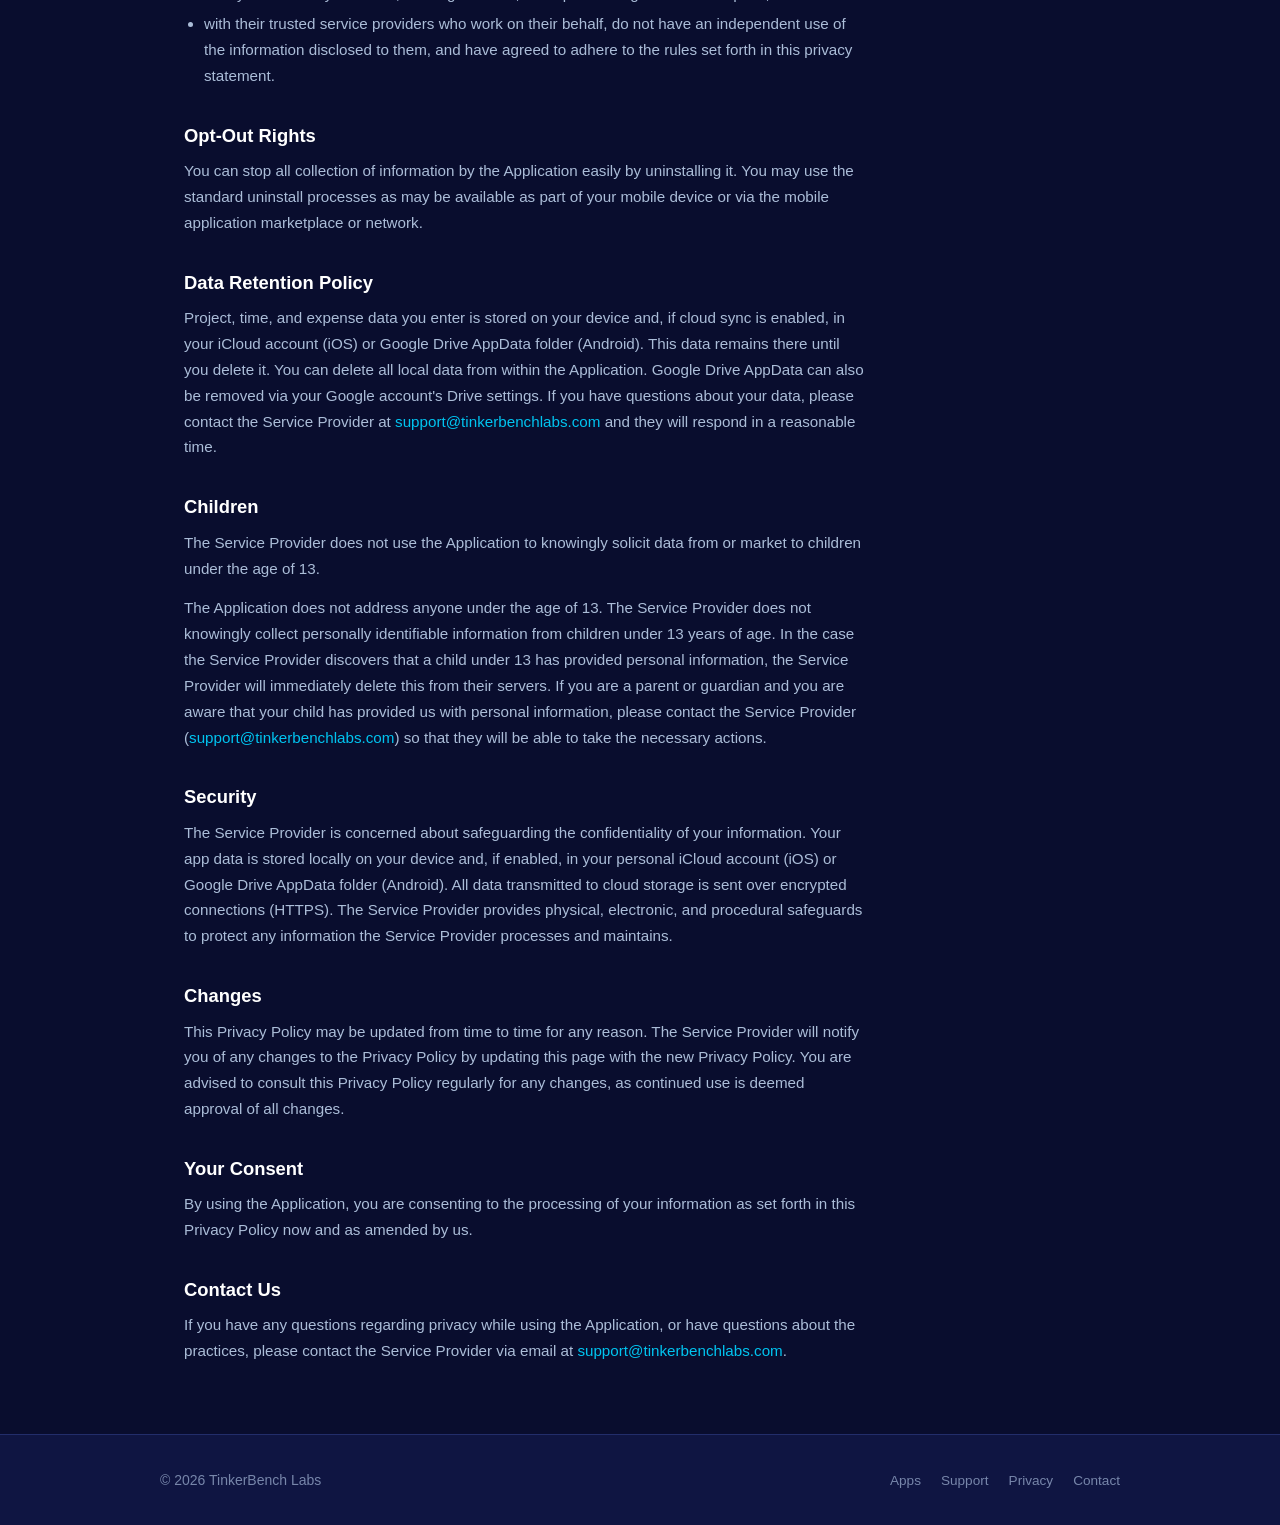
<file: privacy/sidetrack/index.html>
<!DOCTYPE html>
<html lang="en">
<head>
  <meta charset="UTF-8" />
  <meta name="viewport" content="width=device-width, initial-scale=1.0" />
  <title>Privacy Policy — SideTrack</title>
  <meta name="description" content="Privacy policy for the SideTrack app by TinkerBench Labs." />
  <link rel="icon" type="image/x-icon" href="/favicon.ico" />
  <link rel="apple-touch-icon" href="/apple-touch-icon.png" />
  <link rel="stylesheet" href="../../assets/css/style.css" />
</head>
<body>

  <!-- Navigation -->
  <nav class="site-nav">
    <div class="nav-inner">
      <a href="/" class="nav-brand"><img src="../../assets/images/tb-icon.png" class="nav-brand-icon" alt="" /><span class="brand-tinker">TINKER</span><span class="brand-bench">BENCH</span> <span class="brand-labs">LABS</span></a>
      <ul class="nav-links">
        <li><a href="/">Apps</a></li>
        <li><a href="/support/sidetrack/">Support</a></li>
        <li><a href="/privacy/" class="active">Privacy</a></li>
      </ul>
    </div>
  </nav>

  <main class="page">
    <div class="section">
      <h1 class="section-title">Privacy Policy</h1>
      <p class="section-sub">SideTrack &mdash; TinkerBench Labs</p>

      <div class="prose">
        <p class="effective-date">Effective date: May 29, 2026</p>

        <p>This privacy policy applies to the SideTrack app (hereby referred to as "Application") for mobile devices that was created by TinkerBench Labs (hereby referred to as "Service Provider") as a Freemium service. This service is intended for use "AS IS".</p>

        <h2>Information Collection and Use</h2>
        <p>The Application stores project, time, and expense data locally on your device using on-device storage (SQLite). On iOS, if you have iCloud enabled, this data is also synced to your personal iCloud account and is governed by Apple's iCloud terms and privacy policy. On Android, if you choose to enable cloud sync, this data is synced to your personal Google Drive account (AppData folder) using the Google Drive API, and is governed by Google's privacy policy. In both cases, the Service Provider does not have access to this data.</p>
        <p>The Application may access your device camera and photo library solely to attach photos and receipt images to your projects. These images are stored on your device and, if cloud sync is enabled, in your personal iCloud account (iOS) or Google Drive AppData folder (Android). They are never transmitted to the Service Provider.</p>
        <p>The Application may access your device microphone solely to record voice notes attached to time entries (Pro feature). Voice note recordings are stored on your device and, if cloud sync is enabled, in your personal iCloud account (iOS) or Google Drive AppData folder (Android). They are never transmitted to the Service Provider.</p>
        <p>The Application does not gather precise information about the location of your mobile device.</p>
        <p>The Application does not use Artificial Intelligence (AI) technologies to process your data or provide features, except that the Receipt OCR feature (Pro) uses on-device text recognition to extract information from receipt photos.</p>

        <h2>Third Party Access</h2>
        <p>The Application utilizes third-party services that may collect information used to identify you. Below are the links to the Privacy Policy of the third-party service providers used by the Application:</p>
        <ul>
          <li><a href="https://support.google.com/admob/answer/6128543?hl=en" target="_blank" rel="noopener">AdMob</a></li>
          <li><a href="https://www.revenuecat.com/privacy" target="_blank" rel="noopener">RevenueCat</a></li>
          <li><a href="https://policies.google.com/privacy" target="_blank" rel="noopener">Google Drive (Android cloud sync)</a></li>
        </ul>
        <p>AdMob, Google's advertising platform, may collect device identifiers and other data for the purpose of serving and measuring advertisements. On Android, this includes the Google Advertising ID (GAID). This data is collected and used in accordance with Google's privacy policy.</p>
        <p>RevenueCat is used solely to verify in-app purchase entitlements. It collects purchase history associated with your device to determine whether you have purchased SideTrack Pro. On iOS, purchases are processed through Apple's App Store. On Android, purchases are processed through Google Play Billing.</p>
        <p>On Android, cloud sync uses the Google Drive API with access limited to the Application's private AppData folder. This folder is not visible to the user in Google Drive and cannot be accessed by other apps or the Service Provider. Data stored there includes your project, time, expense, and photo data.</p>
        <p>The Service Provider may disclose information:</p>
        <ul>
          <li>as required by law, such as to comply with a subpoena, or similar legal process;</li>
          <li>when they believe in good faith that disclosure is necessary to protect their rights, protect your safety or the safety of others, investigate fraud, or respond to a government request;</li>
          <li>with their trusted service providers who work on their behalf, do not have an independent use of the information disclosed to them, and have agreed to adhere to the rules set forth in this privacy statement.</li>
        </ul>

        <h2>Opt-Out Rights</h2>
        <p>You can stop all collection of information by the Application easily by uninstalling it. You may use the standard uninstall processes as may be available as part of your mobile device or via the mobile application marketplace or network.</p>

        <h2>Data Retention Policy</h2>
        <p>Project, time, and expense data you enter is stored on your device and, if cloud sync is enabled, in your iCloud account (iOS) or Google Drive AppData folder (Android). This data remains there until you delete it. You can delete all local data from within the Application. Google Drive AppData can also be removed via your Google account's Drive settings. If you have questions about your data, please contact the Service Provider at <a href="mailto:support@tinkerbenchlabs.com">support@tinkerbenchlabs.com</a> and they will respond in a reasonable time.</p>

        <h2>Children</h2>
        <p>The Service Provider does not use the Application to knowingly solicit data from or market to children under the age of 13.</p>
        <p>The Application does not address anyone under the age of 13. The Service Provider does not knowingly collect personally identifiable information from children under 13 years of age. In the case the Service Provider discovers that a child under 13 has provided personal information, the Service Provider will immediately delete this from their servers. If you are a parent or guardian and you are aware that your child has provided us with personal information, please contact the Service Provider (<a href="mailto:support@tinkerbenchlabs.com">support@tinkerbenchlabs.com</a>) so that they will be able to take the necessary actions.</p>

        <h2>Security</h2>
        <p>The Service Provider is concerned about safeguarding the confidentiality of your information. Your app data is stored locally on your device and, if enabled, in your personal iCloud account (iOS) or Google Drive AppData folder (Android). All data transmitted to cloud storage is sent over encrypted connections (HTTPS). The Service Provider provides physical, electronic, and procedural safeguards to protect any information the Service Provider processes and maintains.</p>

        <h2>Changes</h2>
        <p>This Privacy Policy may be updated from time to time for any reason. The Service Provider will notify you of any changes to the Privacy Policy by updating this page with the new Privacy Policy. You are advised to consult this Privacy Policy regularly for any changes, as continued use is deemed approval of all changes.</p>

        <h2>Your Consent</h2>
        <p>By using the Application, you are consenting to the processing of your information as set forth in this Privacy Policy now and as amended by us.</p>

        <h2>Contact Us</h2>
        <p>If you have any questions regarding privacy while using the Application, or have questions about the practices, please contact the Service Provider via email at <a href="mailto:support@tinkerbenchlabs.com">support@tinkerbenchlabs.com</a>.</p>
      </div>
    </div>
  </main>

  <!-- Footer -->
  <footer class="site-footer">
    <div class="footer-inner">
      <span class="footer-brand">&copy; 2026 TinkerBench Labs</span>
      <ul class="footer-links">
        <li><a href="/">Apps</a></li>
        <li><a href="/support/sidetrack/">Support</a></li>
        <li><a href="/privacy/">Privacy</a></li>
        <li><a href="mailto:support@tinkerbenchlabs.com">Contact</a></li>
      </ul>
    </div>
  </footer>

</body>
</html>
</file>
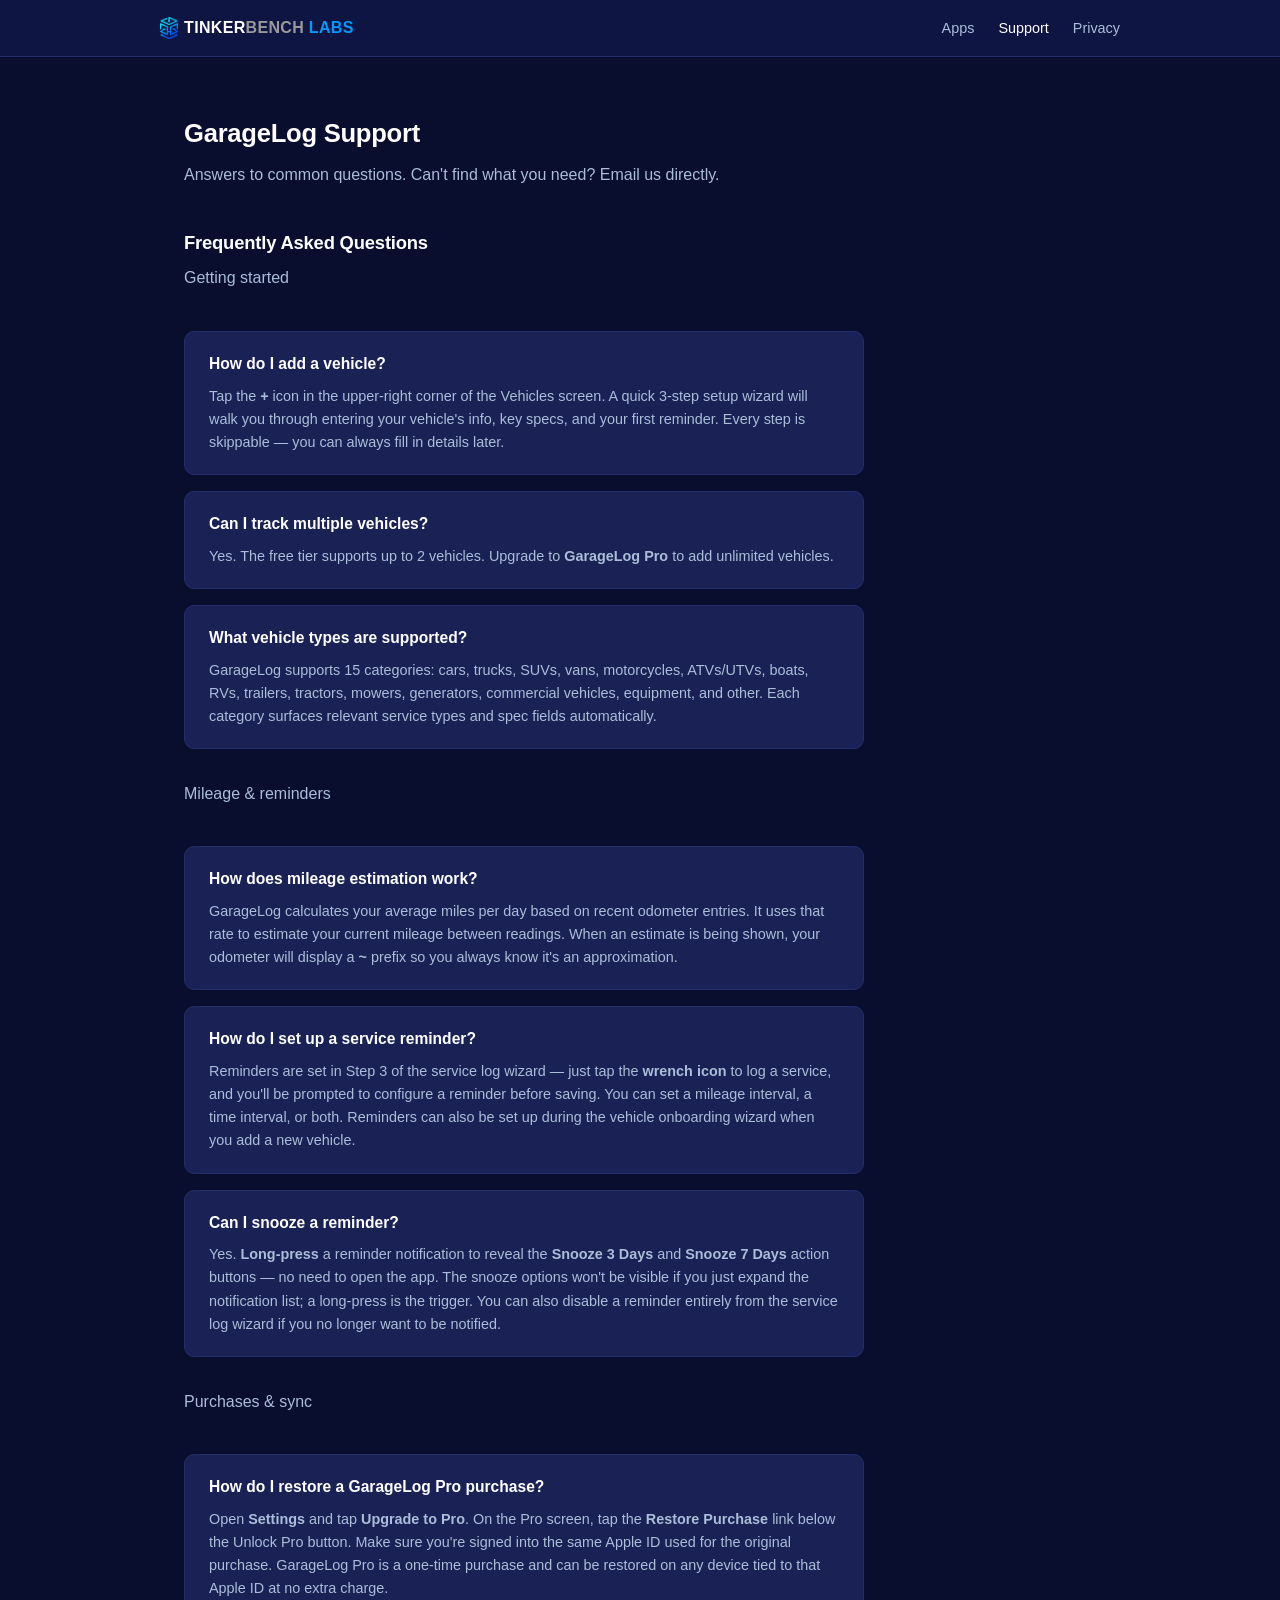
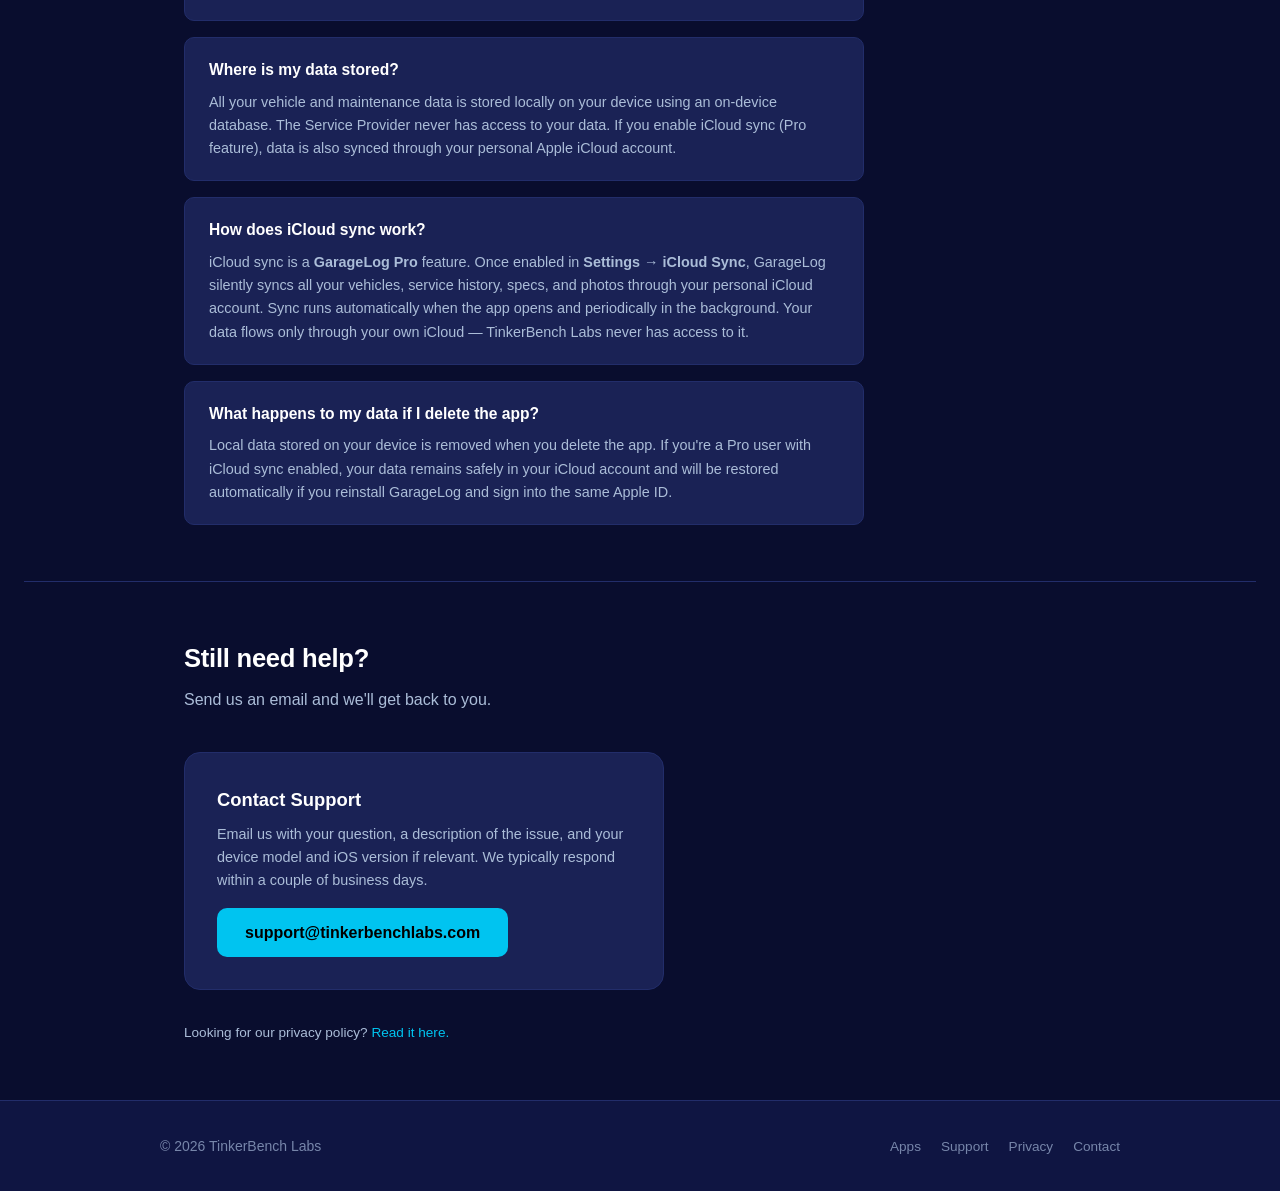
<file: support/garagelog/index.html>
<!DOCTYPE html>
<html lang="en">
<head>
  <meta charset="UTF-8" />
  <meta name="viewport" content="width=device-width, initial-scale=1.0" />
  <title>Support — GarageLog</title>
  <meta name="description" content="Support and FAQ for GarageLog by TinkerBench Labs." />
  <link rel="icon" type="image/x-icon" href="/favicon.ico" />
  <link rel="apple-touch-icon" href="/apple-touch-icon.png" />
  <link rel="stylesheet" href="../../assets/css/style.css" />
</head>
<body>

  <!-- Navigation -->
  <nav class="site-nav">
    <div class="nav-inner">
      <a href="/" class="nav-brand"><img src="../../assets/images/tb-icon.png" class="nav-brand-icon" alt="" /><span class="brand-tinker">TINKER</span><span class="brand-bench">BENCH</span> <span class="brand-labs">LABS</span></a>
      <ul class="nav-links">
        <li><a href="/">Apps</a></li>
        <li><a href="/support/" class="active">Support</a></li>
        <li><a href="/privacy/">Privacy</a></li>
      </ul>
    </div>
  </nav>

  <main class="page">
    <div class="section">
      <h1 class="section-title">GarageLog Support</h1>
      <p class="section-sub">Answers to common questions. Can't find what you need? Email us directly.</p>

      <!-- FAQ -->
      <h2 class="section-title mt-lg" style="font-size:1.15rem;">Frequently Asked Questions</h2>
      <p class="section-sub mt-sm">Getting started</p>

      <div class="faq-list">

        <div class="faq-item">
          <h3>How do I add a vehicle?</h3>
          <p>Tap the <strong>+</strong> icon in the upper-right corner of the Vehicles screen. A quick 3-step setup wizard will walk you through entering your vehicle's info, key specs, and your first reminder. Every step is skippable — you can always fill in details later.</p>
        </div>

        <div class="faq-item">
          <h3>Can I track multiple vehicles?</h3>
          <p>Yes. The free tier supports up to 2 vehicles. Upgrade to <strong>GarageLog Pro</strong> to add unlimited vehicles.</p>
        </div>

        <div class="faq-item">
          <h3>What vehicle types are supported?</h3>
          <p>GarageLog supports 15 categories: cars, trucks, SUVs, vans, motorcycles, ATVs/UTVs, boats, RVs, trailers, tractors, mowers, generators, commercial vehicles, equipment, and other. Each category surfaces relevant service types and spec fields automatically.</p>
        </div>

      </div>

      <p class="section-sub mt-lg">Mileage &amp; reminders</p>

      <div class="faq-list">

        <div class="faq-item">
          <h3>How does mileage estimation work?</h3>
          <p>GarageLog calculates your average miles per day based on recent odometer entries. It uses that rate to estimate your current mileage between readings. When an estimate is being shown, your odometer will display a <strong>~</strong> prefix so you always know it's an approximation.</p>
        </div>

        <div class="faq-item">
          <h3>How do I set up a service reminder?</h3>
          <p>Reminders are set in Step 3 of the service log wizard — just tap the <strong>wrench icon</strong> to log a service, and you'll be prompted to configure a reminder before saving. You can set a mileage interval, a time interval, or both. Reminders can also be set up during the vehicle onboarding wizard when you add a new vehicle.</p>
        </div>

        <div class="faq-item">
          <h3>Can I snooze a reminder?</h3>
          <p>Yes. <strong>Long-press</strong> a reminder notification to reveal the <strong>Snooze 3 Days</strong> and <strong>Snooze 7 Days</strong> action buttons — no need to open the app. The snooze options won't be visible if you just expand the notification list; a long-press is the trigger. You can also disable a reminder entirely from the service log wizard if you no longer want to be notified.</p>
        </div>

      </div>

      <p class="section-sub mt-lg">Purchases &amp; sync</p>

      <div class="faq-list">

        <div class="faq-item">
          <h3>How do I restore a GarageLog Pro purchase?</h3>
          <p>Open <strong>Settings</strong> and tap <strong>Upgrade to Pro</strong>. On the Pro screen, tap the <strong>Restore Purchase</strong> link below the Unlock Pro button. Make sure you're signed into the same Apple ID used for the original purchase. GarageLog Pro is a one-time purchase and can be restored on any device tied to that Apple ID at no extra charge.</p>
        </div>

        <div class="faq-item">
          <h3>Where is my data stored?</h3>
          <p>All your vehicle and maintenance data is stored locally on your device using an on-device database. The Service Provider never has access to your data. If you enable iCloud sync (Pro feature), data is also synced through your personal Apple iCloud account.</p>
        </div>

        <div class="faq-item">
          <h3>How does iCloud sync work?</h3>
          <p>iCloud sync is a <strong>GarageLog Pro</strong> feature. Once enabled in <strong>Settings → iCloud Sync</strong>, GarageLog silently syncs all your vehicles, service history, specs, and photos through your personal iCloud account. Sync runs automatically when the app opens and periodically in the background. Your data flows only through your own iCloud — TinkerBench Labs never has access to it.</p>
        </div>

        <div class="faq-item">
          <h3>What happens to my data if I delete the app?</h3>
          <p>Local data stored on your device is removed when you delete the app. If you're a Pro user with iCloud sync enabled, your data remains safely in your iCloud account and will be restored automatically if you reinstall GarageLog and sign into the same Apple ID.</p>
        </div>

      </div>
    </div>

    <hr class="divider" />

    <!-- Contact -->
    <div class="section">
      <h2 class="section-title">Still need help?</h2>
      <p class="section-sub">Send us an email and we'll get back to you.</p>

      <div class="contact-block">
        <h2>Contact Support</h2>
        <p>Email us with your question, a description of the issue, and your device model and iOS version if relevant. We typically respond within a couple of business days.</p>
        <a href="mailto:support@tinkerbenchlabs.com" class="btn btn-primary">support@tinkerbenchlabs.com</a>
      </div>

      <p class="text-muted mt-lg" style="font-size:0.85rem;">
        Looking for our privacy policy? <a href="/privacy/garagelog/">Read it here.</a>
      </p>
    </div>

  </main>

  <!-- Footer -->
  <footer class="site-footer">
    <div class="footer-inner">
      <span class="footer-brand">&copy; 2026 TinkerBench Labs</span>
      <ul class="footer-links">
        <li><a href="/">Apps</a></li>
        <li><a href="/support/">Support</a></li>
        <li><a href="/privacy/">Privacy</a></li>
        <li><a href="mailto:support@tinkerbenchlabs.com">Contact</a></li>
      </ul>
    </div>
  </footer>

</body>
</html>
</file>
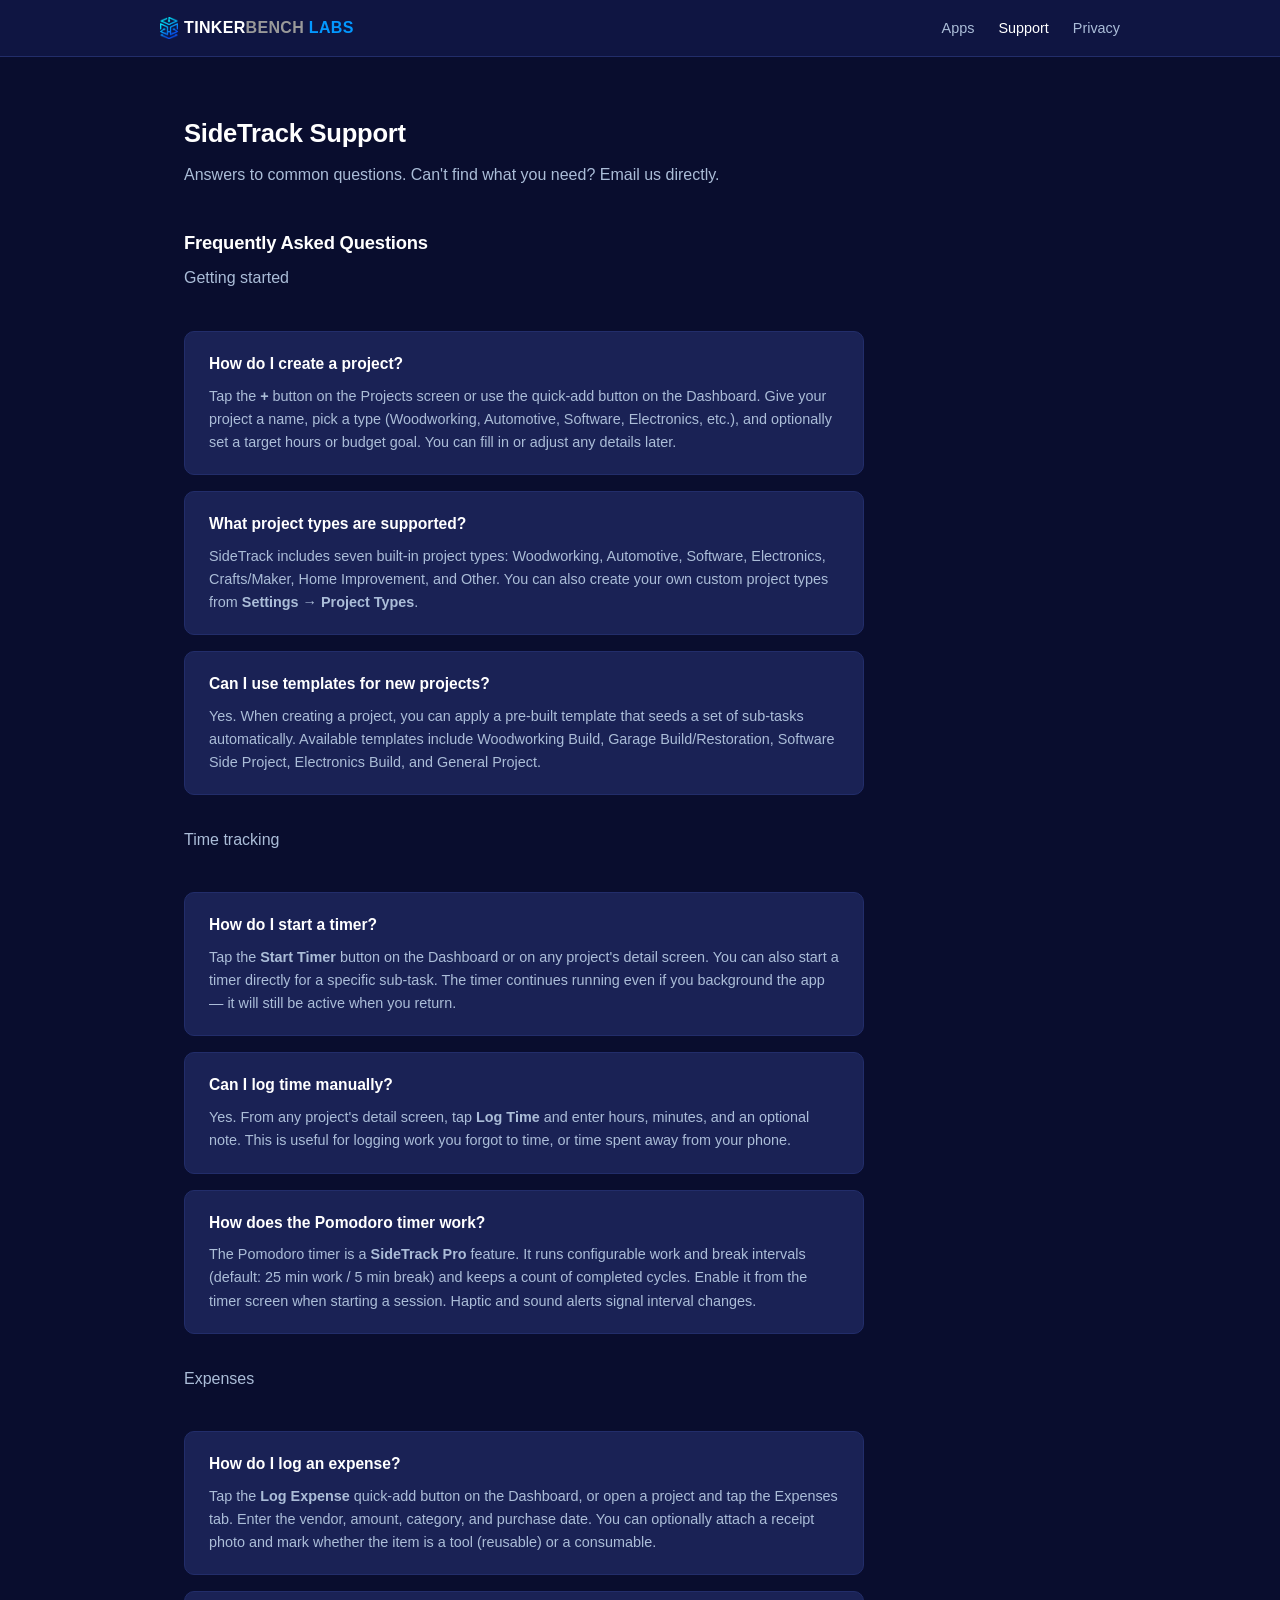
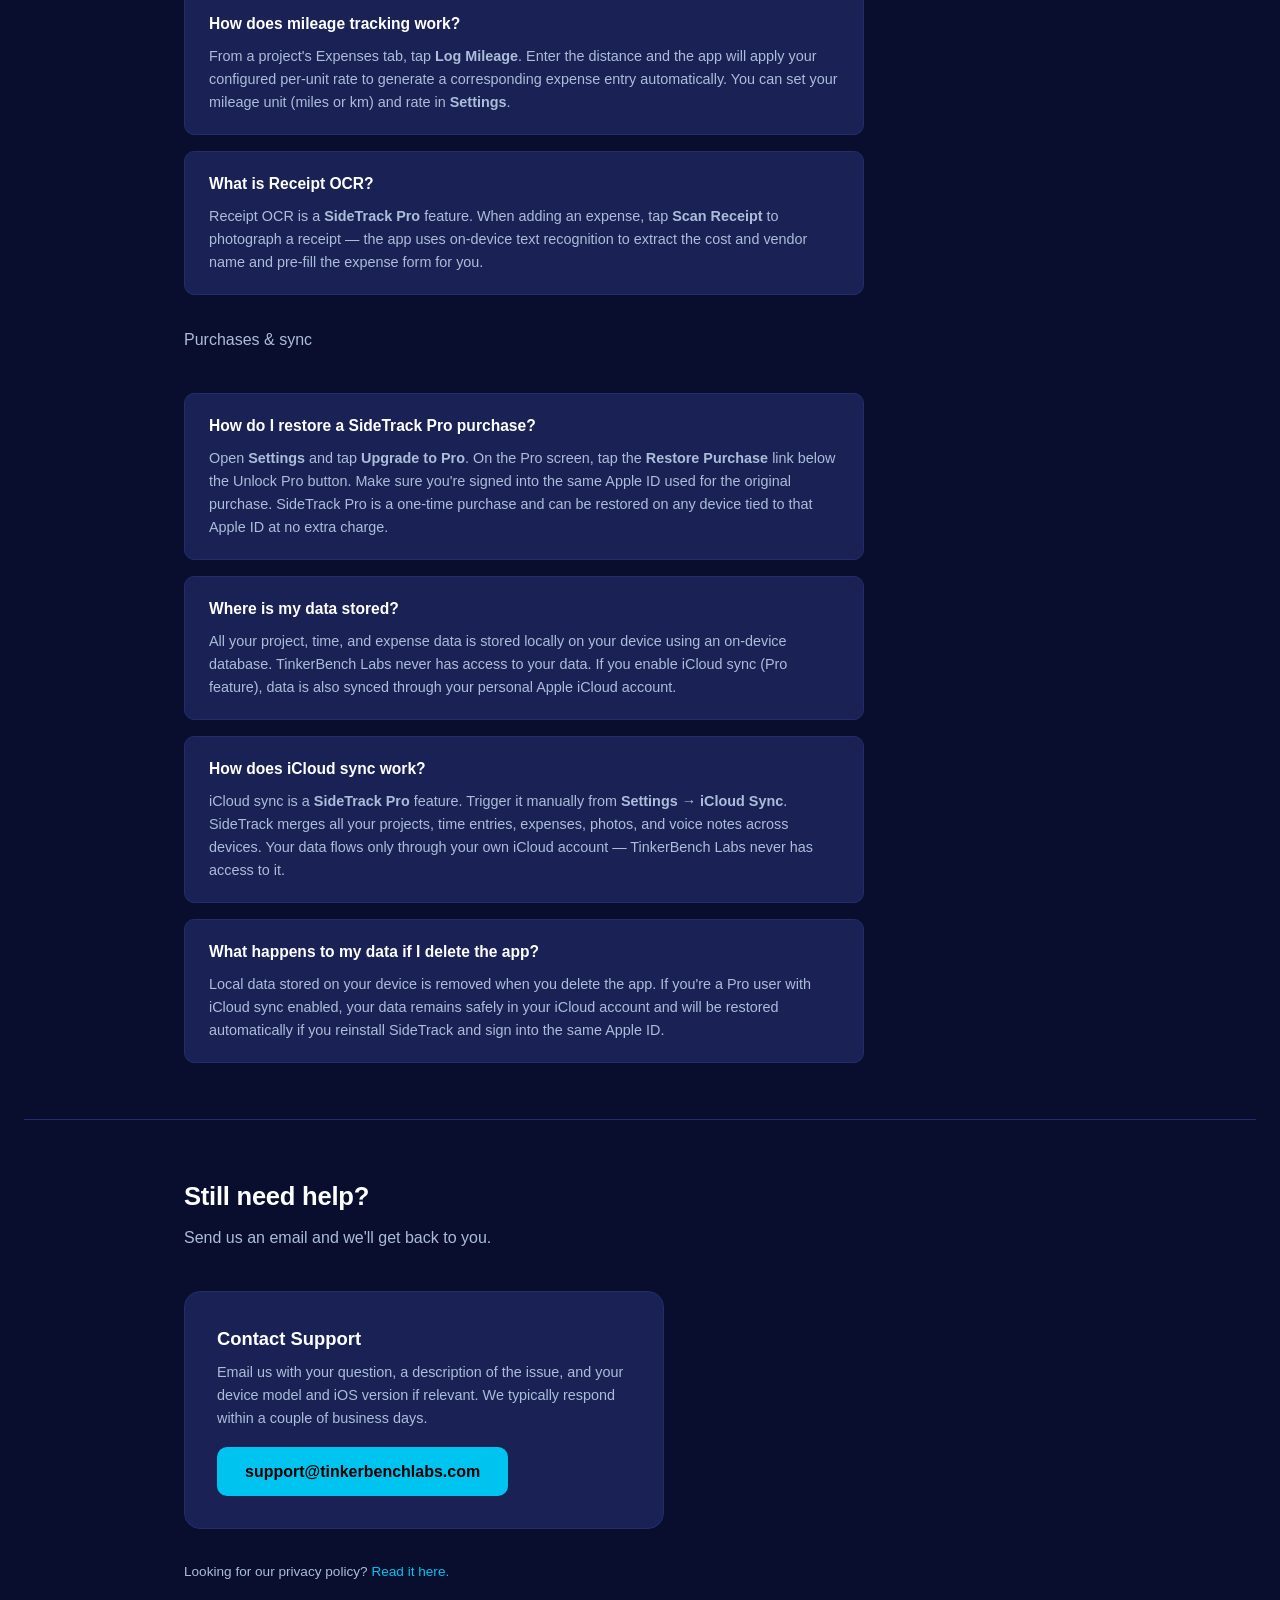
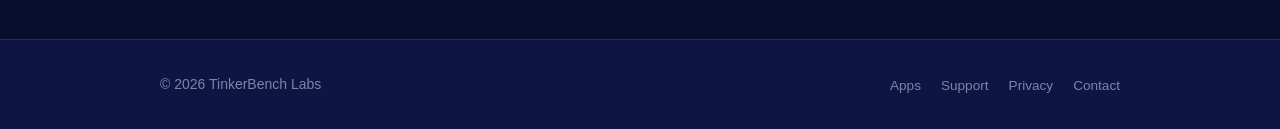
<file: support/sidetrack/index.html>
<!DOCTYPE html>
<html lang="en">
<head>
  <meta charset="UTF-8" />
  <meta name="viewport" content="width=device-width, initial-scale=1.0" />
  <title>Support — SideTrack</title>
  <meta name="description" content="Support and FAQ for SideTrack by TinkerBench Labs." />
  <link rel="icon" type="image/x-icon" href="/favicon.ico" />
  <link rel="apple-touch-icon" href="/apple-touch-icon.png" />
  <link rel="stylesheet" href="../../assets/css/style.css" />
</head>
<body>

  <!-- Navigation -->
  <nav class="site-nav">
    <div class="nav-inner">
      <a href="/" class="nav-brand"><img src="../../assets/images/tb-icon.png" class="nav-brand-icon" alt="" /><span class="brand-tinker">TINKER</span><span class="brand-bench">BENCH</span> <span class="brand-labs">LABS</span></a>
      <ul class="nav-links">
        <li><a href="/">Apps</a></li>
        <li><a href="/support/" class="active">Support</a></li>
        <li><a href="/privacy/">Privacy</a></li>
      </ul>
    </div>
  </nav>

  <main class="page">
    <div class="section">
      <h1 class="section-title">SideTrack Support</h1>
      <p class="section-sub">Answers to common questions. Can't find what you need? Email us directly.</p>

      <!-- FAQ -->
      <h2 class="section-title mt-lg" style="font-size:1.15rem;">Frequently Asked Questions</h2>
      <p class="section-sub mt-sm">Getting started</p>

      <div class="faq-list">

        <div class="faq-item">
          <h3>How do I create a project?</h3>
          <p>Tap the <strong>+</strong> button on the Projects screen or use the quick-add button on the Dashboard. Give your project a name, pick a type (Woodworking, Automotive, Software, Electronics, etc.), and optionally set a target hours or budget goal. You can fill in or adjust any details later.</p>
        </div>

        <div class="faq-item">
          <h3>What project types are supported?</h3>
          <p>SideTrack includes seven built-in project types: Woodworking, Automotive, Software, Electronics, Crafts/Maker, Home Improvement, and Other. You can also create your own custom project types from <strong>Settings → Project Types</strong>.</p>
        </div>

        <div class="faq-item">
          <h3>Can I use templates for new projects?</h3>
          <p>Yes. When creating a project, you can apply a pre-built template that seeds a set of sub-tasks automatically. Available templates include Woodworking Build, Garage Build/Restoration, Software Side Project, Electronics Build, and General Project.</p>
        </div>

      </div>

      <p class="section-sub mt-lg">Time tracking</p>

      <div class="faq-list">

        <div class="faq-item">
          <h3>How do I start a timer?</h3>
          <p>Tap the <strong>Start Timer</strong> button on the Dashboard or on any project's detail screen. You can also start a timer directly for a specific sub-task. The timer continues running even if you background the app — it will still be active when you return.</p>
        </div>

        <div class="faq-item">
          <h3>Can I log time manually?</h3>
          <p>Yes. From any project's detail screen, tap <strong>Log Time</strong> and enter hours, minutes, and an optional note. This is useful for logging work you forgot to time, or time spent away from your phone.</p>
        </div>

        <div class="faq-item">
          <h3>How does the Pomodoro timer work?</h3>
          <p>The Pomodoro timer is a <strong>SideTrack Pro</strong> feature. It runs configurable work and break intervals (default: 25 min work / 5 min break) and keeps a count of completed cycles. Enable it from the timer screen when starting a session. Haptic and sound alerts signal interval changes.</p>
        </div>

      </div>

      <p class="section-sub mt-lg">Expenses</p>

      <div class="faq-list">

        <div class="faq-item">
          <h3>How do I log an expense?</h3>
          <p>Tap the <strong>Log Expense</strong> quick-add button on the Dashboard, or open a project and tap the Expenses tab. Enter the vendor, amount, category, and purchase date. You can optionally attach a receipt photo and mark whether the item is a tool (reusable) or a consumable.</p>
        </div>

        <div class="faq-item">
          <h3>How does mileage tracking work?</h3>
          <p>From a project's Expenses tab, tap <strong>Log Mileage</strong>. Enter the distance and the app will apply your configured per-unit rate to generate a corresponding expense entry automatically. You can set your mileage unit (miles or km) and rate in <strong>Settings</strong>.</p>
        </div>

        <div class="faq-item">
          <h3>What is Receipt OCR?</h3>
          <p>Receipt OCR is a <strong>SideTrack Pro</strong> feature. When adding an expense, tap <strong>Scan Receipt</strong> to photograph a receipt — the app uses on-device text recognition to extract the cost and vendor name and pre-fill the expense form for you.</p>
        </div>

      </div>

      <p class="section-sub mt-lg">Purchases &amp; sync</p>

      <div class="faq-list">

        <div class="faq-item">
          <h3>How do I restore a SideTrack Pro purchase?</h3>
          <p>Open <strong>Settings</strong> and tap <strong>Upgrade to Pro</strong>. On the Pro screen, tap the <strong>Restore Purchase</strong> link below the Unlock Pro button. Make sure you're signed into the same Apple ID used for the original purchase. SideTrack Pro is a one-time purchase and can be restored on any device tied to that Apple ID at no extra charge.</p>
        </div>

        <div class="faq-item">
          <h3>Where is my data stored?</h3>
          <p>All your project, time, and expense data is stored locally on your device using an on-device database. TinkerBench Labs never has access to your data. If you enable iCloud sync (Pro feature), data is also synced through your personal Apple iCloud account.</p>
        </div>

        <div class="faq-item">
          <h3>How does iCloud sync work?</h3>
          <p>iCloud sync is a <strong>SideTrack Pro</strong> feature. Trigger it manually from <strong>Settings → iCloud Sync</strong>. SideTrack merges all your projects, time entries, expenses, photos, and voice notes across devices. Your data flows only through your own iCloud account — TinkerBench Labs never has access to it.</p>
        </div>

        <div class="faq-item">
          <h3>What happens to my data if I delete the app?</h3>
          <p>Local data stored on your device is removed when you delete the app. If you're a Pro user with iCloud sync enabled, your data remains safely in your iCloud account and will be restored automatically if you reinstall SideTrack and sign into the same Apple ID.</p>
        </div>

      </div>
    </div>

    <hr class="divider" />

    <!-- Contact -->
    <div class="section">
      <h2 class="section-title">Still need help?</h2>
      <p class="section-sub">Send us an email and we'll get back to you.</p>

      <div class="contact-block">
        <h2>Contact Support</h2>
        <p>Email us with your question, a description of the issue, and your device model and iOS version if relevant. We typically respond within a couple of business days.</p>
        <a href="mailto:support@tinkerbenchlabs.com" class="btn btn-primary">support@tinkerbenchlabs.com</a>
      </div>

      <p class="text-muted mt-lg" style="font-size:0.85rem;">
        Looking for our privacy policy? <a href="/privacy/sidetrack/">Read it here.</a>
      </p>
    </div>

  </main>

  <!-- Footer -->
  <footer class="site-footer">
    <div class="footer-inner">
      <span class="footer-brand">&copy; 2026 TinkerBench Labs</span>
      <ul class="footer-links">
        <li><a href="/">Apps</a></li>
        <li><a href="/support/">Support</a></li>
        <li><a href="/privacy/">Privacy</a></li>
        <li><a href="mailto:support@tinkerbenchlabs.com">Contact</a></li>
      </ul>
    </div>
  </footer>

</body>
</html>
</file>
<file: assets/css/style.css>
/* ─── TinkerBench Labs — Brand Palette ───────────────────────────────────── */
:root {
  --bg:          #090D2E;
  --bg-header:   #0F1542;
  --bg-card:     #1A2255;
  --bg-card-alt: #394A72;
  --accent:      #00C4F0;
  --accent-dark: #009CBD;
  --text:        #FFFFFF;
  --text-muted:  #ABBDD8;
  --text-dim:    #7786AA;
  --separator:   #1A2255;
  --border:      #222D6A;
  --success:     #00D166;
  --radius:      10px;
  --radius-lg:   16px;
  --max-width:   960px;
}

/* ─── Reset ──────────────────────────────────────────────────────────────── */
*, *::before, *::after { box-sizing: border-box; margin: 0; padding: 0; }

html { font-size: 16px; scroll-behavior: smooth; }

body {
  background: var(--bg);
  color: var(--text);
  font-family: -apple-system, BlinkMacSystemFont, 'Segoe UI', Helvetica, Arial, sans-serif;
  line-height: 1.6;
  min-height: 100vh;
  display: flex;
  flex-direction: column;
}

a { color: var(--accent); text-decoration: none; }
a:hover { text-decoration: underline; }

img { max-width: 100%; display: block; }

/* ─── Navigation ─────────────────────────────────────────────────────────── */
.site-nav {
  background: var(--bg-header);
  border-bottom: 1px solid var(--border);
  padding: 0 1.5rem;
  position: sticky;
  top: 0;
  z-index: 100;
}

.nav-inner {
  max-width: var(--max-width);
  margin: 0 auto;
  display: flex;
  align-items: center;
  justify-content: space-between;
  height: 56px;
  gap: 1rem;
}

.nav-brand {
  font-weight: 700;
  font-size: 1rem;
  font-family: Arial, Helvetica, sans-serif;
  color: var(--text);
  letter-spacing: 0.02em;
  white-space: nowrap;
}
.nav-brand:hover { text-decoration: none; }

.brand-tinker { color: #FFFFFF; }
.brand-bench  { color: #999999; }
.brand-labs   { color: #0398FF; }

.nav-links {
  display: flex;
  gap: 1.5rem;
  list-style: none;
}

.nav-links a {
  color: var(--text-muted);
  font-size: 0.9rem;
  font-weight: 500;
  transition: color 0.15s;
}
.nav-links a:hover,
.nav-links a.active { color: var(--text); text-decoration: none; }

/* ─── Page wrapper ───────────────────────────────────────────────────────── */
.page { flex: 1; }

/* ─── Hero ───────────────────────────────────────────────────────────────── */
.hero {
  text-align: center;
  padding: 5rem 1.5rem 4rem;
  max-width: var(--max-width);
  margin: 0 auto;
}

.hero-eyebrow {
  font-size: 0.8rem;
  font-weight: 600;
  letter-spacing: 0.12em;
  text-transform: uppercase;
  color: var(--accent);
  margin-bottom: 1rem;
}

.hero h1 {
  font-size: clamp(2rem, 5vw, 3.25rem);
  font-weight: 800;
  line-height: 1.15;
  letter-spacing: -0.02em;
  margin-bottom: 1.25rem;
}

.hero h1 span { color: var(--accent); }

.hero-sub {
  font-size: clamp(1rem, 2.5vw, 1.2rem);
  color: var(--text-muted);
  max-width: 580px;
  margin: 0 auto 2.25rem;
}

/* ─── Buttons ────────────────────────────────────────────────────────────── */
.btn {
  display: inline-block;
  padding: 0.75rem 1.75rem;
  border-radius: var(--radius);
  font-weight: 600;
  font-size: 1rem;
  transition: opacity 0.15s, transform 0.1s;
  cursor: pointer;
}
.btn:hover { opacity: 0.88; text-decoration: none; transform: translateY(-1px); }
.btn-primary  { background: var(--accent); color: #000; }
.btn-outline  { border: 1.5px solid var(--border); color: var(--text-muted); }
.btn-outline:hover { border-color: var(--accent); color: var(--accent); }

.btn-group { display: flex; gap: 0.75rem; justify-content: center; flex-wrap: wrap; }

/* App Store badge placeholder */
.appstore-badge {
  display: inline-flex;
  align-items: center;
  gap: 0.5rem;
  background: #000;
  border: 1px solid #444;
  border-radius: var(--radius);
  padding: 0.6rem 1.25rem;
  color: var(--text);
  font-size: 0.85rem;
  font-weight: 500;
}
.appstore-badge:hover { border-color: var(--accent); text-decoration: none; }

/* ─── Section ────────────────────────────────────────────────────────────── */
.section {
  padding: 3.5rem 1.5rem;
  max-width: var(--max-width);
  margin: 0 auto;
}

.section-title {
  font-size: 1.6rem;
  font-weight: 700;
  margin-bottom: 0.5rem;
  letter-spacing: -0.01em;
}

.section-sub {
  color: var(--text-muted);
  margin-bottom: 2.5rem;
  font-size: 1rem;
}

/* ─── Cards ──────────────────────────────────────────────────────────────── */
.card-grid {
  display: grid;
  grid-template-columns: repeat(auto-fill, minmax(260px, 1fr));
  gap: 1.25rem;
}

.card {
  background: var(--bg-card);
  border: 1px solid var(--border);
  border-radius: var(--radius-lg);
  padding: 1.5rem;
}

.card-icon {
  font-size: 1.75rem;
  margin-bottom: 0.75rem;
  line-height: 1;
}

.card h3 {
  font-size: 1rem;
  font-weight: 700;
  margin-bottom: 0.4rem;
}

.card p {
  color: var(--text-muted);
  font-size: 0.9rem;
  line-height: 1.55;
}

/* App feature card variant */
.feature-card {
  background: var(--bg-card);
  border: 1px solid var(--border);
  border-radius: var(--radius-lg);
  padding: 1.5rem 1.75rem;
  display: flex;
  gap: 1.25rem;
  align-items: flex-start;
}

.feature-icon {
  font-size: 1.5rem;
  flex-shrink: 0;
  line-height: 1;
  margin-top: 0.1rem;
}

.feature-text h3 { font-size: 0.975rem; font-weight: 700; margin-bottom: 0.25rem; }
.feature-text p  { color: var(--text-muted); font-size: 0.875rem; line-height: 1.5; }

.feature-list {
  display: flex;
  flex-direction: column;
  gap: 0.875rem;
}

/* App card on company home */
.app-card {
  background: var(--bg-card);
  border: 1px solid var(--border);
  border-radius: var(--radius-lg);
  padding: 2rem;
  display: flex;
  gap: 1.75rem;
  align-items: center;
  max-width: 520px;
  transition: border-color 0.15s;
}
.app-card:hover { border-color: var(--accent); text-decoration: none; }
.app-card + .app-card { margin-top: 1rem; }

.app-card-icon {
  width: 72px;
  height: 72px;
  border-radius: 16px;
  background: var(--bg-header);
  border: 1px solid var(--border);
  display: flex;
  align-items: center;
  justify-content: center;
  font-size: 2rem;
  flex-shrink: 0;
  overflow: hidden;
}

.app-card-info { flex: 1; }
.app-card-info h3 { font-size: 1.15rem; font-weight: 700; color: var(--text); margin-bottom: 0.25rem; }
.app-card-info p  { color: var(--text-muted); font-size: 0.875rem; }
.app-card-arrow   { color: var(--text-dim); font-size: 1.25rem; }

.coming-soon-cta {
  display: inline-block;
  font-size: 0.875rem;
  font-weight: 600;
  color: var(--text-muted);
  background: var(--bg-card);
  border: 1px solid var(--border);
  border-radius: var(--radius);
  padding: 0.65rem 1.5rem;
  cursor: default;
}

.badge-coming-soon {
  display: inline-block;
  font-size: 0.65rem;
  font-weight: 600;
  text-transform: uppercase;
  letter-spacing: 0.04em;
  color: var(--text-muted);
  background: var(--bg-header);
  border: 1px solid var(--border);
  border-radius: 4px;
  padding: 0.1em 0.45em;
  vertical-align: middle;
  margin-left: 0.4rem;
}

/* ─── Divider ────────────────────────────────────────────────────────────── */
.divider {
  border: none;
  border-top: 1px solid var(--border);
  margin: 0 1.5rem;
}

/* ─── Prose (Privacy Policy, etc.) ──────────────────────────────────────── */
.prose {
  max-width: 680px;
}

.prose h2 {
  font-size: 1.15rem;
  font-weight: 700;
  margin: 2rem 0 0.5rem;
  color: var(--text);
}

.prose p {
  color: var(--text-muted);
  font-size: 0.95rem;
  line-height: 1.7;
  margin-bottom: 0.875rem;
}

.prose ul {
  color: var(--text-muted);
  font-size: 0.95rem;
  line-height: 1.7;
  margin: 0 0 0.875rem 1.25rem;
}

.prose ul li { margin-bottom: 0.25rem; }

.prose a { color: var(--accent); }

.prose .effective-date {
  font-size: 0.85rem;
  color: var(--text-dim);
  margin-bottom: 2rem;
}

/* ─── FAQ ────────────────────────────────────────────────────────────────── */
.faq-list {
  display: flex;
  flex-direction: column;
  gap: 1rem;
  max-width: 680px;
}

.faq-item {
  background: var(--bg-card);
  border: 1px solid var(--border);
  border-radius: var(--radius);
  padding: 1.25rem 1.5rem;
}

.faq-item h3 {
  font-size: 0.975rem;
  font-weight: 700;
  margin-bottom: 0.5rem;
  color: var(--text);
}

.faq-item p {
  color: var(--text-muted);
  font-size: 0.9rem;
  line-height: 1.6;
}

/* ─── Contact block ──────────────────────────────────────────────────────── */
.contact-block {
  background: var(--bg-card);
  border: 1px solid var(--border);
  border-radius: var(--radius-lg);
  padding: 2rem;
  max-width: 480px;
}

.contact-block h2 { font-size: 1.15rem; font-weight: 700; margin-bottom: 0.5rem; }
.contact-block p  { color: var(--text-muted); font-size: 0.9rem; margin-bottom: 1rem; }

/* ─── Footer ─────────────────────────────────────────────────────────────── */
.site-footer {
  background: var(--bg-header);
  border-top: 1px solid var(--border);
  padding: 2rem 1.5rem;
  margin-top: auto;
}

.footer-inner {
  max-width: var(--max-width);
  margin: 0 auto;
  display: flex;
  align-items: center;
  justify-content: space-between;
  flex-wrap: wrap;
  gap: 1rem;
}

.footer-brand { font-size: 0.875rem; color: var(--text-dim); }

.footer-links {
  display: flex;
  gap: 1.25rem;
  list-style: none;
}

.footer-links a {
  color: var(--text-dim);
  font-size: 0.85rem;
  transition: color 0.15s;
}
.footer-links a:hover { color: var(--text); text-decoration: none; }

/* ─── Utilities ──────────────────────────────────────────────────────────── */
.text-accent  { color: var(--accent); }
.text-muted   { color: var(--text-muted); }
.mt-sm        { margin-top: 0.5rem; }
.mt-md        { margin-top: 1rem; }
.mt-lg        { margin-top: 2rem; }
.mb-sm        { margin-bottom: 0.5rem; }

/* ─── TinkerBench Labs branding ──────────────────────────────────────────── */
.nav-brand-icon {
  height: 22px;
  width: auto;
  display: inline-block;
  vertical-align: middle;
  margin-right: 0.4rem;
  position: relative;
  top: -1px;
}

.hero-tb-logo {
  width: 180px;
  height: auto;
  margin: 0 auto 2rem;
}

/* ─── App icon (hero) ────────────────────────────────────────────────────── */
.hero-app-icon {
  width: 96px;
  height: 96px;
  border-radius: 22px;
  margin: 0 auto 1.5rem;
  box-shadow: 0 8px 32px rgba(0, 196, 240, 0.18);
}

/* ─── Screenshots strip ──────────────────────────────────────────────────── */
.screenshots-strip-wrapper {
  padding: 2rem 0 2.5rem;
}

.screenshots-strip {
  display: flex;
  gap: 0.75rem;
  overflow-x: auto;
  padding: 0.25rem 1.5rem 1rem;
  scroll-snap-type: x mandatory;
  scroll-padding-left: 1.5rem;
  -webkit-overflow-scrolling: touch;
  scrollbar-width: none;
}

.screenshots-strip::-webkit-scrollbar { display: none; }

.screenshots-strip img {
  height: 500px;
  width: auto;
  max-width: none;
  border-radius: 16px;
  scroll-snap-align: start;
  flex-shrink: 0;
}

/* ─── Responsive ─────────────────────────────────────────────────────────── */
@media (max-width: 600px) {
  .hero { padding: 3rem 1.25rem 2.5rem; }
  .section { padding: 2.5rem 1.25rem; }
  .feature-card { flex-direction: column; gap: 0.75rem; }
  .app-card { flex-direction: column; gap: 1rem; text-align: center; }
  .app-card-arrow { display: none; }
  .footer-inner { flex-direction: column; align-items: flex-start; }
  .nav-links { gap: 1rem; }
}
</file>
